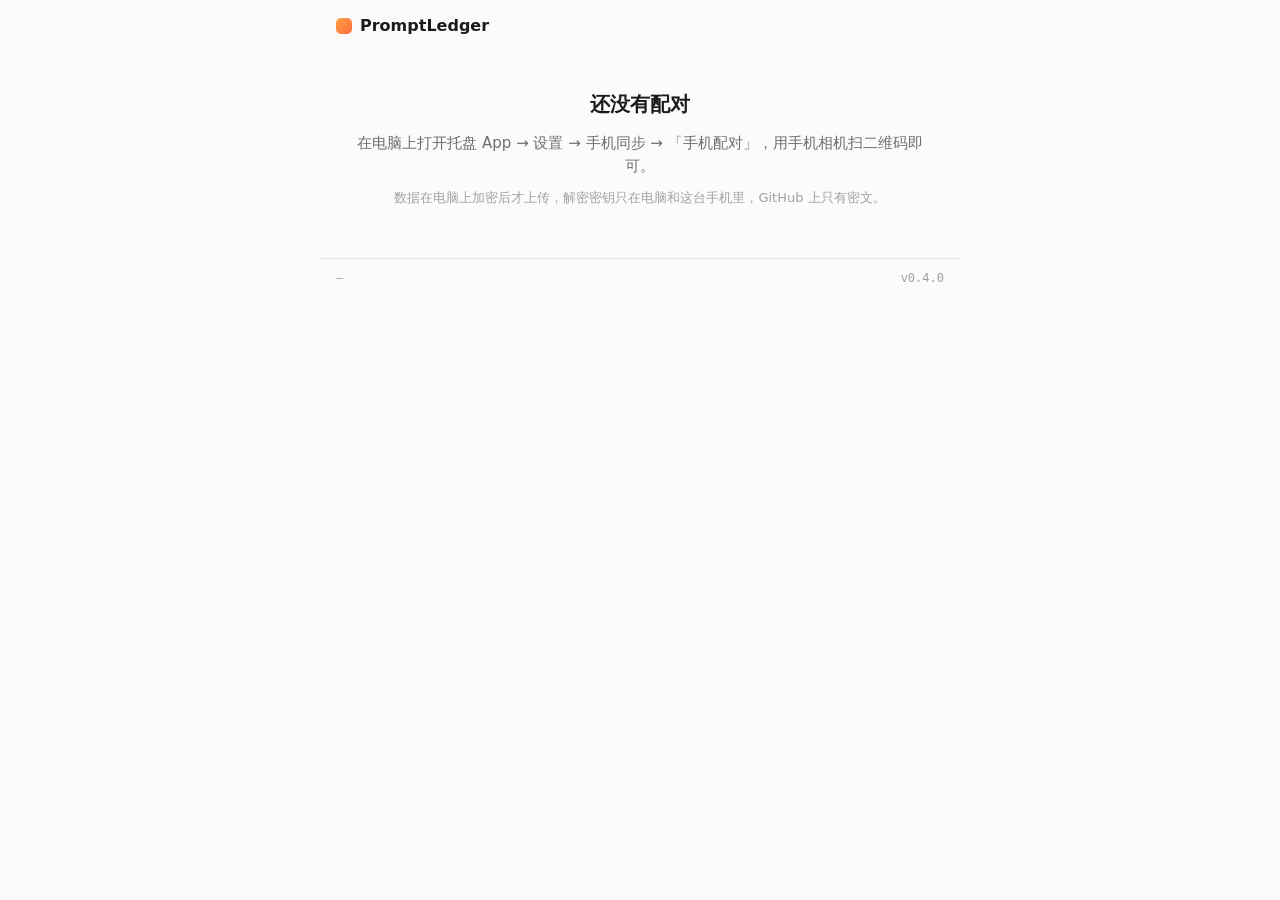
<file: pa/index.html>
<!doctype html>
<html lang="zh-CN">
<head>
<meta charset="utf-8">
<meta name="viewport" content="width=device-width, initial-scale=1, viewport-fit=cover">
<meta http-equiv="Content-Security-Policy"
      content="default-src 'self'; connect-src https://api.github.com https://raw.githubusercontent.com; img-src 'self' data:; style-src 'self'; script-src 'self'; base-uri 'none'; form-action 'none'">
<meta name="referrer" content="no-referrer">
<meta name="theme-color" content="#fbfbfc" media="(prefers-color-scheme: light)">
<meta name="theme-color" content="#1c1c1e" media="(prefers-color-scheme: dark)">
<meta name="apple-mobile-web-app-capable" content="yes">
<meta name="mobile-web-app-capable" content="yes">
<meta name="apple-mobile-web-app-title" content="提示词账本">
<meta name="apple-mobile-web-app-status-bar-style" content="default">
<link rel="manifest" href="manifest.webmanifest">
<link rel="apple-touch-icon" href="icons/apple-touch-icon.png">
<link rel="icon" href="icons/icon-192.png">
<link rel="stylesheet" href="style.css?v=0.4.0">
<title>PromptLedger 提示词账本</title>
</head>
<body>
<div class="app">
  <header>
    <div class="brand"><i></i>PromptLedger</div>
    <button id="refresh" class="ghost" hidden>刷新</button>
  </header>

  <div id="banner" class="banner" hidden></div>

  <!-- 未配对 -->
  <section id="pair" class="pair" hidden>
    <h1>还没有配对</h1>
    <p>在电脑上打开托盘 App → 设置 → 手机同步 → 「手机配对」，用手机相机扫二维码即可。</p>
    <p class="dim">数据在电脑上加密后才上传，解密密钥只在电脑和这台手机里，GitHub 上只有密文。</p>
  </section>

  <nav class="tabs" id="tabs" hidden>
    <button data-tab="today" class="on">今日</button>
    <button data-tab="week">本周</button>
    <button data-tab="month">本月</button>
    <button data-tab="year">本年</button>
    <button data-tab="projects">项目</button>
    <button data-tab="search">搜索</button>
    <button data-tab="docs">文档</button>
  </nav>

  <main id="main" hidden>
    <section id="tab-today" class="tab">
      <div class="quota" id="quota"></div>
      <div class="live-banner" id="live" hidden>
        <i class="live-dot"></i>
        <div class="live-body">
          <div class="live-head" id="live-head"></div>
          <ul class="live-list" id="live-list"></ul>
        </div>
      </div>
      <div class="kpis">
        <div class="kpi"><b id="t-turns">–</b><small>轮提示词</small></div>
        <div class="kpi"><b id="t-tokens">–</b><small>总处理量</small></div>
        <div class="kpi"><b id="t-fresh">–</b><small>新输入</small></div>
        <div class="kpi"><b id="t-out">–</b><small>输出</small></div>
      </div>
      <h3>最近 7 天 · Token</h3>
      <div class="bars" id="bars"></div>
      <h3>按客户端 <span class="hint">· 占今日 Token</span></h3>
      <ul class="list" id="t-clients"></ul>
      <h3>重复问题提醒</h3>
      <ul class="list" id="repeats"></ul>
    </section>

    <section id="tab-week" class="tab" hidden>
      <p class="range" id="w-range"></p>
      <div class="kpis">
        <div class="kpi"><b id="w-turns">–</b><small>轮提示词</small></div>
        <div class="kpi"><b id="w-tokens">–</b><small>总处理量</small></div>
        <div class="kpi"><b id="w-fresh">–</b><small>新输入</small></div>
        <div class="kpi"><b id="w-out">–</b><small>输出</small></div>
      </div>
      <h3>按客户端 <span class="hint">· 占本周 Token</span></h3>
      <ul class="list" id="w-clients"></ul>
      <h3>按项目 <span class="hint">· 本周</span></h3>
      <ul class="list" id="w-projects"></ul>
    </section>

    <section id="tab-month" class="tab" hidden>
      <p class="range" id="m-range"></p>
      <div class="kpis">
        <div class="kpi"><b id="m-turns">–</b><small>轮提示词</small></div>
        <div class="kpi"><b id="m-tokens">–</b><small>总处理量</small></div>
        <div class="kpi"><b id="m-fresh">–</b><small>新输入</small></div>
        <div class="kpi"><b id="m-out">–</b><small>输出</small></div>
      </div>
      <h3>按客户端 <span class="hint">· 占本月 Token</span></h3>
      <ul class="list" id="m-clients"></ul>
      <h3>按项目 <span class="hint">· 本月</span></h3>
      <ul class="list" id="m-projects"></ul>
    </section>

    <section id="tab-year" class="tab" hidden>
      <p class="range" id="y-range"></p>
      <div class="kpis">
        <div class="kpi"><b id="y-turns">–</b><small>轮提示词</small></div>
        <div class="kpi"><b id="y-tokens">–</b><small>总处理量</small></div>
        <div class="kpi"><b id="y-fresh">–</b><small>新输入</small></div>
        <div class="kpi"><b id="y-out">–</b><small>输出</small></div>
      </div>
      <h3>按客户端 <span class="hint">· 占本年 Token</span></h3>
      <ul class="list" id="y-clients"></ul>
      <h3>按项目 <span class="hint">· 本年</span></h3>
      <ul class="list" id="y-projects"></ul>
    </section>

    <section id="tab-projects" class="tab" hidden>
      <h3>代码 <span class="hint">· 所有项目合计</span></h3>
      <div class="kpis kpis5">
        <div class="kpi"><b id="k-loc">–</b><small>总代码行</small></div>
        <div class="kpi"><b id="k-loc-today">–</b><small>今日新增</small></div>
        <div class="kpi"><b id="k-loc-week">–</b><small>本周新增</small></div>
        <div class="kpi"><b id="k-loc-month">–</b><small>本月新增</small></div>
        <div class="kpi"><b id="k-loc-year">–</b><small>本年新增</small></div>
      </div>
      <div class="share" id="share"></div>
      <ul class="projects" id="projects"></ul>
    </section>

    <section id="tab-search" class="tab" hidden>
      <div class="searchbox">
        <input id="s-q" type="search" placeholder="搜历史提示词（两个字以上）" autocomplete="off" spellcheck="false">
      </div>
      <ul class="list" id="s-results"><li class="empty">输入两个字以上开始搜</li></ul>
      <p class="dim">只搜你自己写的话，最多带前 80 个字；数据来自电脑同步的加密包，在本机解密。</p>
    </section>

    <section id="tab-docs" class="tab" hidden>
      <h3>周报</h3>
      <ul class="list links" id="reports"></ul>
      <h3>项目手册</h3>
      <ul class="list links" id="manuals"></ul>
    </section>
  </main>

  <!-- 文档阅读 -->
  <section id="reader" class="reader" hidden>
    <div class="reader-bar"><button id="reader-back" class="ghost">‹ 返回</button><span id="reader-title"></span></div>
    <article id="reader-body" class="md"></article>
  </section>

  <footer>
    <span id="updated">–</span>
    <span><a id="unpair" hidden>解除配对</a> <span id="version">v0.1.0</span></span>
  </footer>
</div>
<script src="app.js?v=0.4.0"></script>
</body>
</html>
</file>
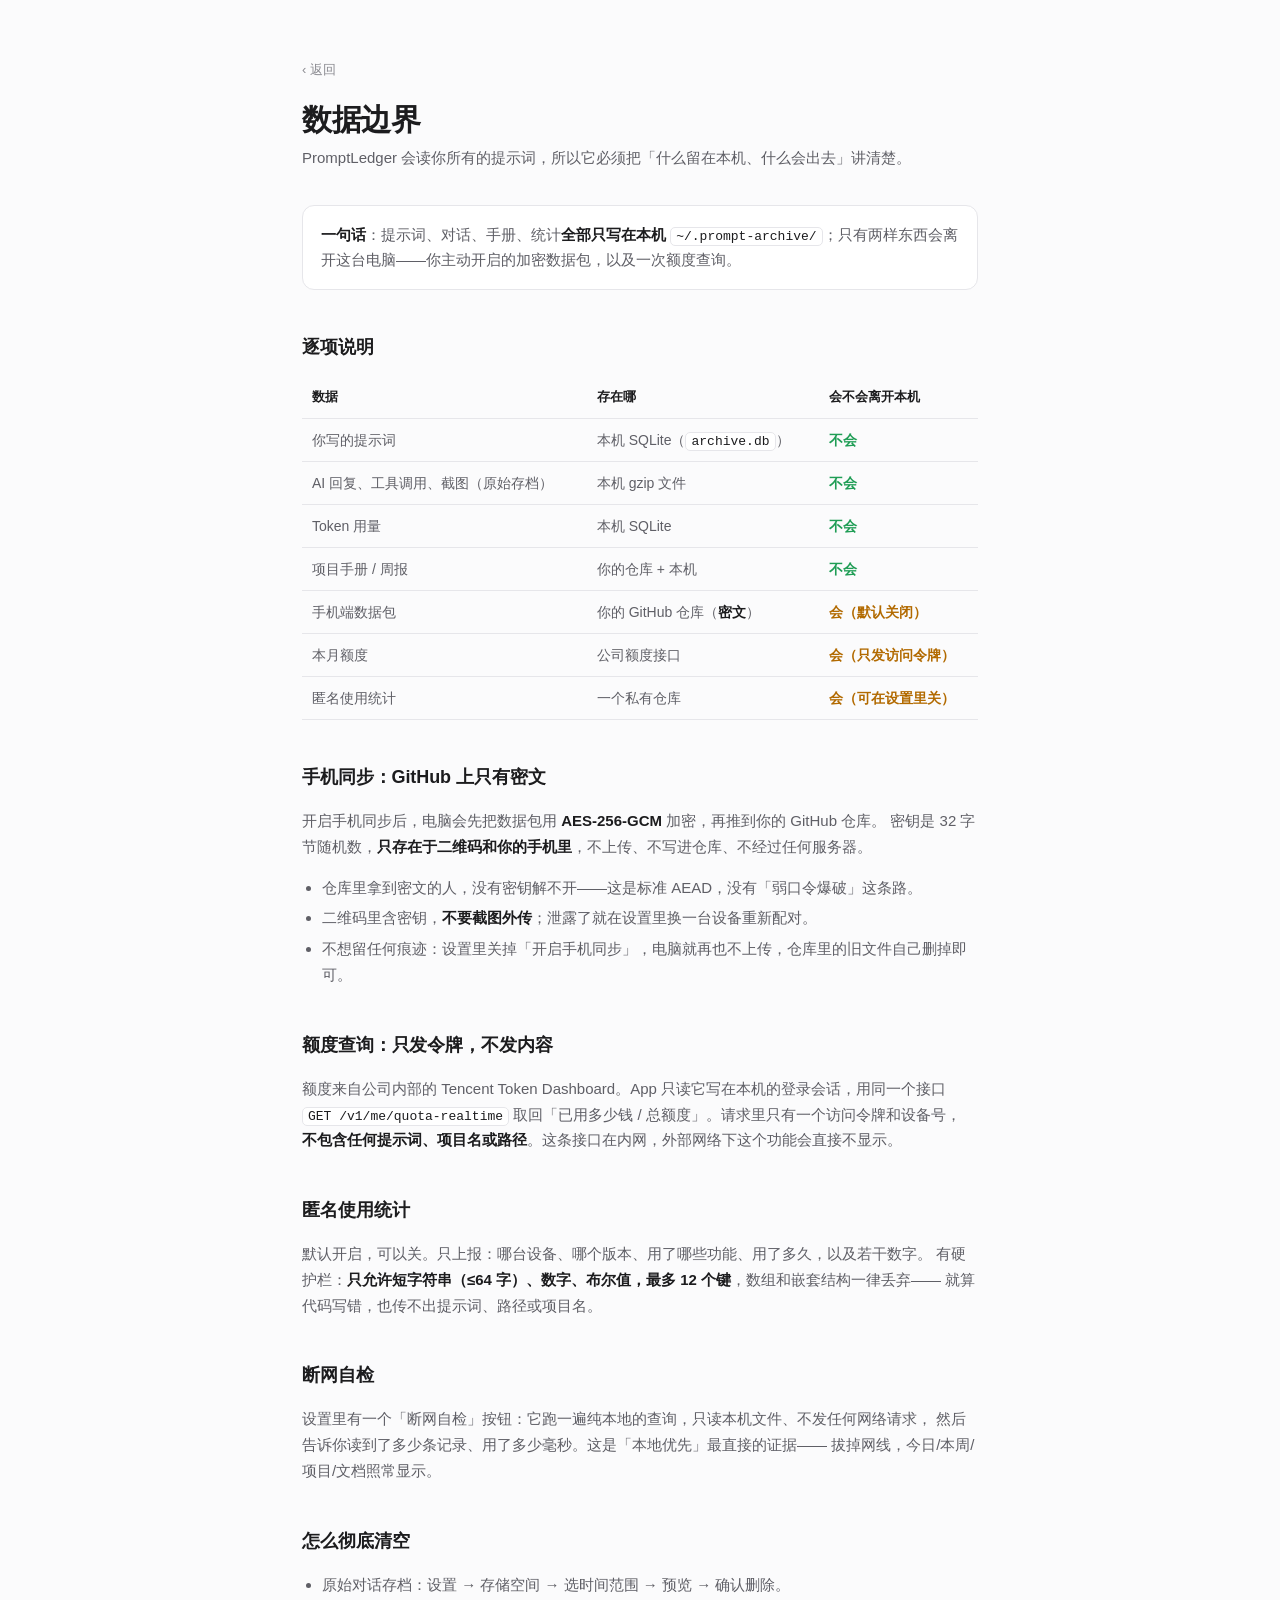
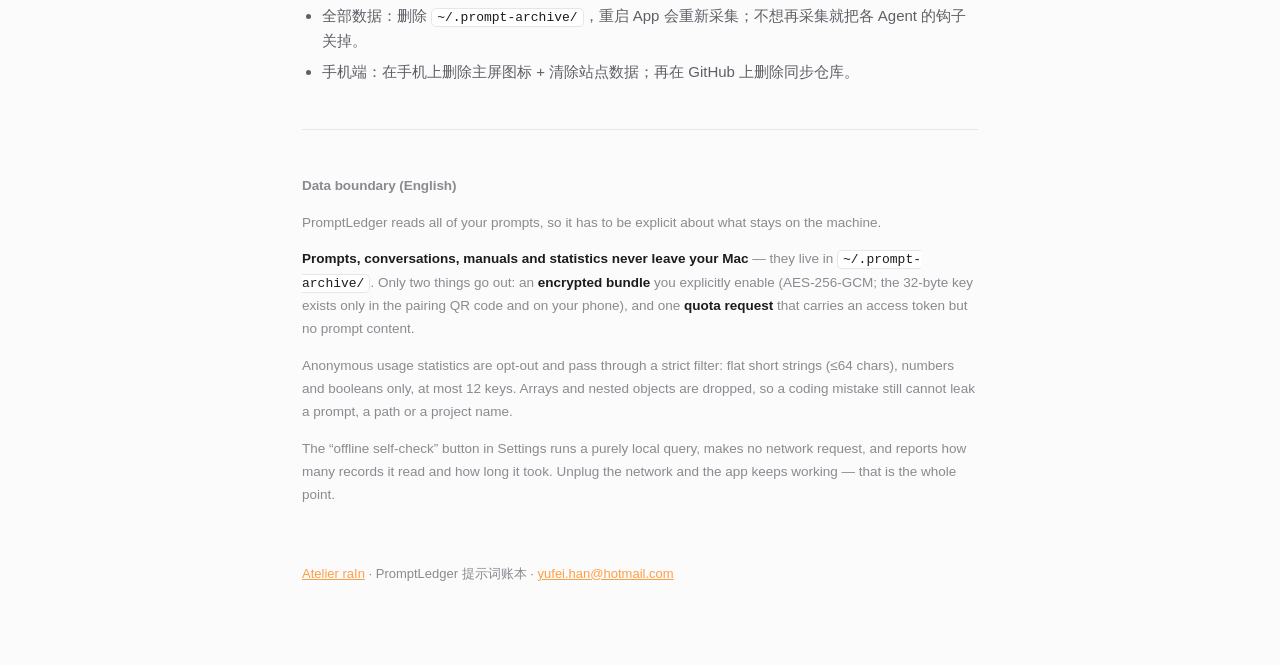
<file: content/static/data-boundary/index.html>
<!doctype html>
<html lang="zh-CN">
<head>
<meta charset="utf-8">
<meta name="viewport" content="width=device-width, initial-scale=1">
<title>数据边界 · PromptLedger 提示词账本</title>
<meta name="description" content="PromptLedger 会把哪些数据留在本机、哪些会离开、加密怎么做。">
<style>
  :root { --bg:#fbfbfc; --fg:#1c1c1e; --muted:#5f5f66; --dim:#8a8a90; --card:#fff; --line:#e6e6ea;
          --accent:#ff9f43; --ok:#1f9d55; --warn:#b26a00; }
  @media (prefers-color-scheme: dark) {
    :root { --bg:#161618; --fg:#f2f2f7; --muted:#b0b0b8; --dim:#7c7c81; --card:#1e1e21; --line:#2e2e34;
            --accent:#ffb057; --ok:#4ac47a; --warn:#e0a44a; }
  }
  * { box-sizing: border-box; }
  body { margin: 0; background: var(--bg); color: var(--fg); line-height: 1.72;
         font: 15px/1.72 -apple-system, BlinkMacSystemFont, "PingFang SC", "Microsoft YaHei", sans-serif; }
  .wrap { max-width: 720px; margin: 0 auto; padding: 56px 22px 80px; }
  .back { color: var(--dim); text-decoration: none; font-size: 13px; }
  .back:hover { color: var(--accent); }
  h1 { font-size: 30px; line-height: 1.3; margin: 18px 0 6px; letter-spacing: -.01em; }
  .sub { color: var(--muted); margin: 0 0 34px; }
  h2 { font-size: 18px; margin: 42px 0 10px; letter-spacing: -.005em; }
  h3 { font-size: 15px; margin: 24px 0 6px; }
  p, li { color: var(--muted); }
  strong { color: var(--fg); font-weight: 600; }
  code { font: 13px ui-monospace, SFMono-Regular, Menlo, monospace; background: var(--card);
         border: 1px solid var(--line); border-radius: 5px; padding: 1px 5px; color: var(--fg); }
  table { width: 100%; border-collapse: collapse; margin: 14px 0 6px; font-size: 14px; }
  th, td { text-align: left; padding: 9px 10px; border-bottom: 1px solid var(--line); vertical-align: top; }
  th { font-weight: 600; color: var(--fg); font-size: 13px; }
  td { color: var(--muted); }
  .yes { color: var(--warn); font-weight: 600; }
  .no { color: var(--ok); font-weight: 600; }
  .box { background: var(--card); border: 1px solid var(--line); border-radius: 12px; padding: 16px 18px; margin: 18px 0; }
  .box p:first-child { margin-top: 0; }
  .box p:last-child { margin-bottom: 0; }
  ul { padding-left: 20px; }
  li { margin: 5px 0; }
  hr { border: 0; border-top: 1px solid var(--line); margin: 44px 0; }
  .en { color: var(--dim); font-size: 13.5px; }
  footer { margin-top: 56px; color: var(--dim); font-size: 13px; }
  a { color: var(--accent); }
</style>
</head>
<body>
<div class="wrap">
  <a class="back" href="../">‹ 返回</a>
  <h1>数据边界</h1>
  <p class="sub">PromptLedger 会读你所有的提示词，所以它必须把「什么留在本机、什么会出去」讲清楚。</p>

  <div class="box">
    <p><strong>一句话</strong>：提示词、对话、手册、统计<strong>全部只写在本机</strong>
      <code>~/.prompt-archive/</code>；只有两样东西会离开这台电脑——你主动开启的加密数据包，以及一次额度查询。</p>
  </div>

  <h2>逐项说明</h2>
  <table>
    <thead><tr><th>数据</th><th>存在哪</th><th>会不会离开本机</th></tr></thead>
    <tbody>
      <tr><td>你写的提示词</td><td>本机 SQLite（<code>archive.db</code>）</td><td class="no">不会</td></tr>
      <tr><td>AI 回复、工具调用、截图（原始存档）</td><td>本机 gzip 文件</td><td class="no">不会</td></tr>
      <tr><td>Token 用量</td><td>本机 SQLite</td><td class="no">不会</td></tr>
      <tr><td>项目手册 / 周报</td><td>你的仓库 + 本机</td><td class="no">不会</td></tr>
      <tr><td>手机端数据包</td><td>你的 GitHub 仓库（<strong>密文</strong>）</td><td class="yes">会（默认关闭）</td></tr>
      <tr><td>本月额度</td><td>公司额度接口</td><td class="yes">会（只发访问令牌）</td></tr>
      <tr><td>匿名使用统计</td><td>一个私有仓库</td><td class="yes">会（可在设置里关）</td></tr>
    </tbody>
  </table>

  <h2>手机同步：GitHub 上只有密文</h2>
  <p>开启手机同步后，电脑会先把数据包用 <strong>AES-256-GCM</strong> 加密，再推到你的 GitHub 仓库。
    密钥是 32 字节随机数，<strong>只存在于二维码和你的手机里</strong>，不上传、不写进仓库、不经过任何服务器。</p>
  <ul>
    <li>仓库里拿到密文的人，没有密钥解不开——这是标准 AEAD，没有「弱口令爆破」这条路。</li>
    <li>二维码里含密钥，<strong>不要截图外传</strong>；泄露了就在设置里换一台设备重新配对。</li>
    <li>不想留任何痕迹：设置里关掉「开启手机同步」，电脑就再也不上传，仓库里的旧文件自己删掉即可。</li>
  </ul>

  <h2>额度查询：只发令牌，不发内容</h2>
  <p>额度来自公司内部的 Tencent Token Dashboard。App 只读它写在本机的登录会话，用同一个接口
    <code>GET /v1/me/quota-realtime</code> 取回「已用多少钱 / 总额度」。请求里只有一个访问令牌和设备号，
    <strong>不包含任何提示词、项目名或路径</strong>。这条接口在内网，外部网络下这个功能会直接不显示。</p>

  <h2>匿名使用统计</h2>
  <p>默认开启，可以关。只上报：哪台设备、哪个版本、用了哪些功能、用了多久，以及若干数字。
    有硬护栏：<strong>只允许短字符串（≤64 字）、数字、布尔值，最多 12 个键</strong>，数组和嵌套结构一律丢弃——
    就算代码写错，也传不出提示词、路径或项目名。</p>

  <h2>断网自检</h2>
  <p>设置里有一个「断网自检」按钮：它跑一遍纯本地的查询，只读本机文件、不发任何网络请求，
    然后告诉你读到了多少条记录、用了多少毫秒。这是「本地优先」最直接的证据——
    拔掉网线，今日/本周/项目/文档照常显示。</p>

  <h2>怎么彻底清空</h2>
  <ul>
    <li>原始对话存档：设置 → 存储空间 → 选时间范围 → 预览 → 确认删除。</li>
    <li>全部数据：删除 <code>~/.prompt-archive/</code>，重启 App 会重新采集；不想再采集就把各 Agent 的钩子关掉。</li>
    <li>手机端：在手机上删除主屏图标 + 清除站点数据；再在 GitHub 上删除同步仓库。</li>
  </ul>

  <hr>

  <h2 class="en">Data boundary (English)</h2>
  <p class="en">PromptLedger reads all of your prompts, so it has to be explicit about what stays on the machine.</p>
  <p class="en"><strong>Prompts, conversations, manuals and statistics never leave your Mac</strong> — they live in
    <code>~/.prompt-archive/</code>. Only two things go out: an <strong>encrypted bundle</strong> you explicitly enable
    (AES-256-GCM; the 32-byte key exists only in the pairing QR code and on your phone), and one
    <strong>quota request</strong> that carries an access token but no prompt content.</p>
  <p class="en">Anonymous usage statistics are opt-out and pass through a strict filter: flat short strings (≤64 chars),
    numbers and booleans only, at most 12 keys. Arrays and nested objects are dropped, so a coding mistake still
    cannot leak a prompt, a path or a project name.</p>
  <p class="en">The “offline self-check” button in Settings runs a purely local query, makes no network request, and
    reports how many records it read and how long it took. Unplug the network and the app keeps working —
    that is the whole point.</p>

  <footer>
    <a href="../">Atelier raIn</a> · PromptLedger 提示词账本 ·
    <a href="mailto:yufei.han@hotmail.com">yufei.han@hotmail.com</a>
  </footer>
</div>
</body>
</html>
</file>
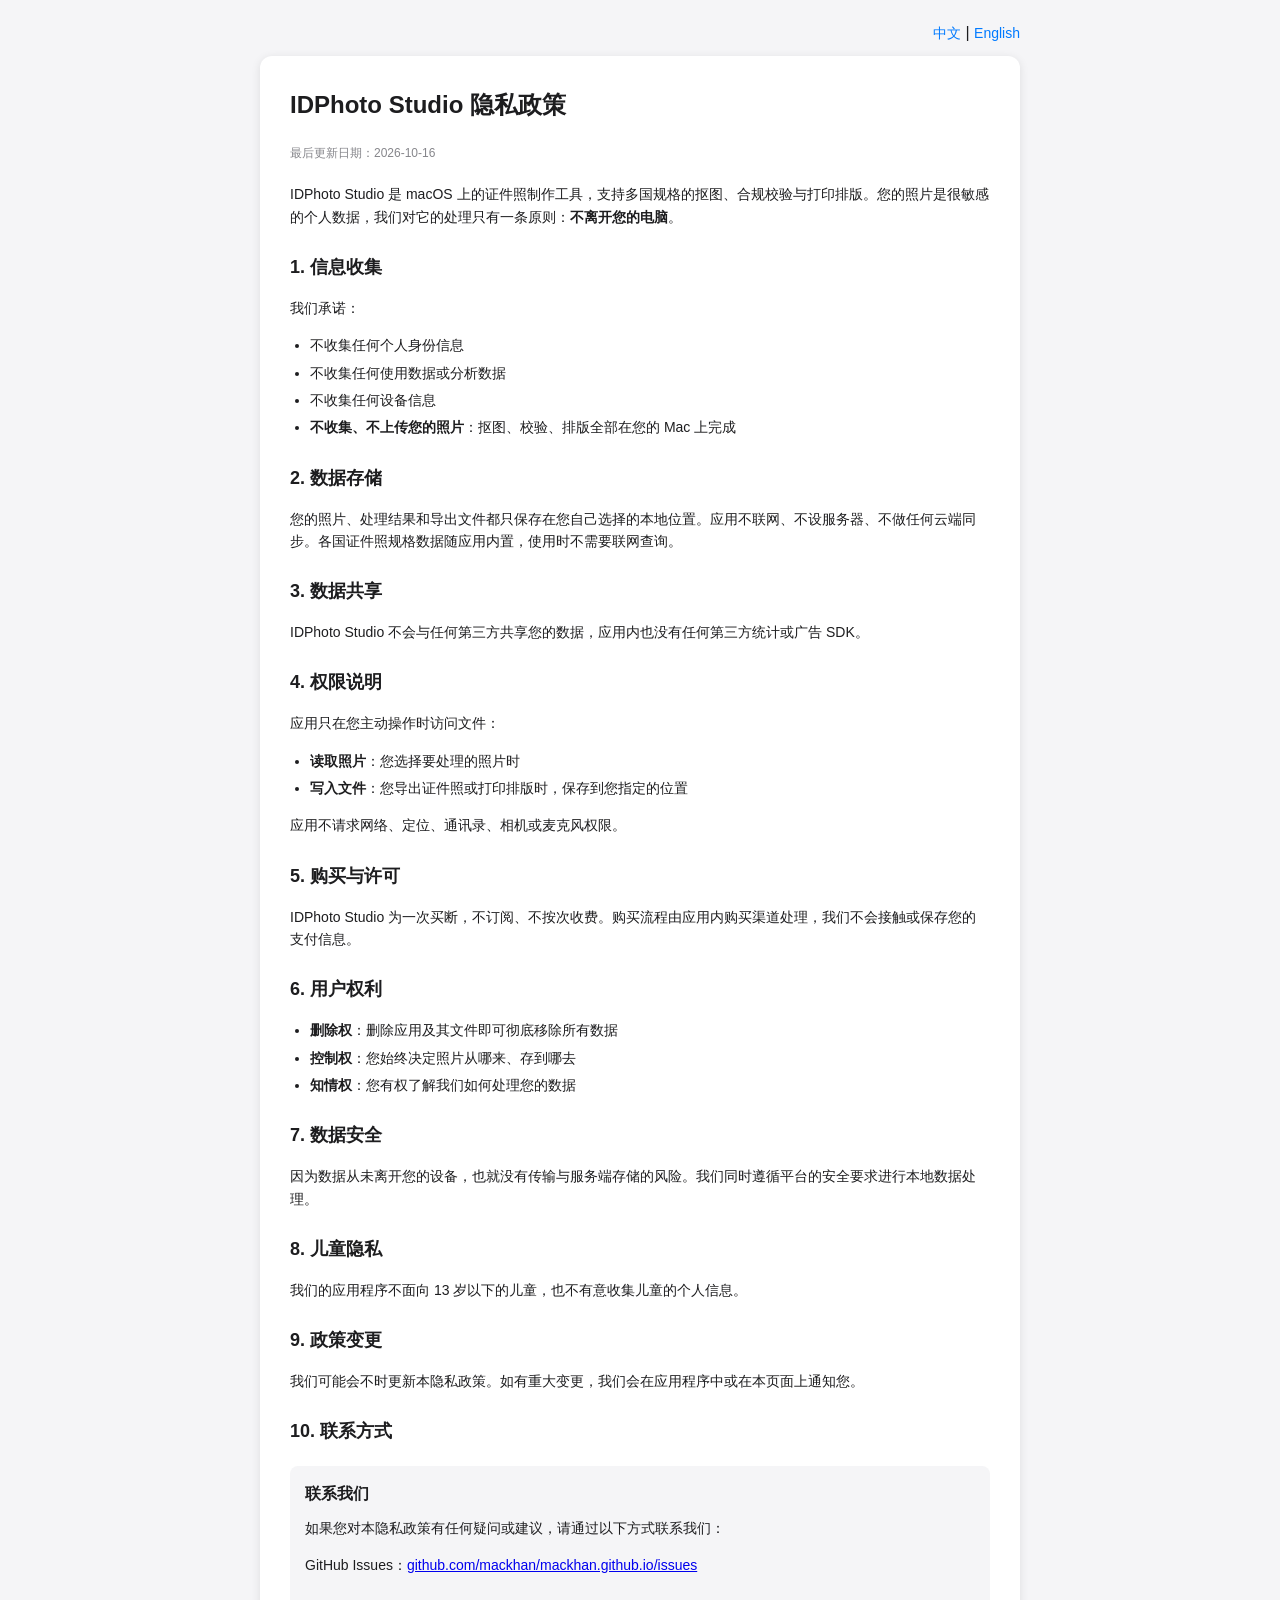
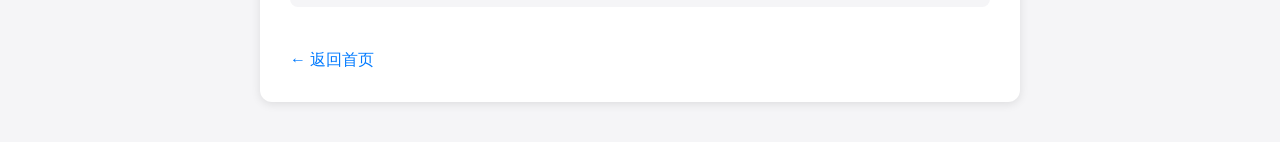
<file: content/static/idphoto/privacy-policy/index.html>
<!DOCTYPE html>
<html lang="zh-CN">
<head>
    <meta charset="UTF-8">
    <meta name="viewport" content="width=device-width, initial-scale=1.0">
    <title>IDPhoto Studio 隐私政策 / Privacy Policy</title>
    <style>
        * { margin: 0; padding: 0; box-sizing: border-box; }
        body {
            font-family: -apple-system, BlinkMacSystemFont, "Segoe UI", Roboto, "Helvetica Neue", Arial, sans-serif;
            line-height: 1.6; color: #1d1d1f; background-color: #f5f5f7;
            padding: 20px; max-width: 800px; margin: 0 auto;
        }
        .container { background: white; border-radius: 12px; padding: 30px; box-shadow: 0 2px 10px rgba(0,0,0,0.1); margin-bottom: 20px; }
        h1 { color: #1d1d1f; margin-bottom: 20px; font-size: 24px; font-weight: 600; }
        h2 { color: #1d1d1f; margin: 25px 0 15px 0; font-size: 18px; font-weight: 600; }
        p { margin-bottom: 15px; font-size: 14px; }
        ul { margin-left: 20px; margin-bottom: 15px; }
        li { margin-bottom: 5px; font-size: 14px; }
        .last-updated { color: #86868b; font-size: 12px; margin-bottom: 20px; }
        .contact-info { background: #f5f5f7; padding: 15px; border-radius: 8px; margin: 20px 0; }
        .contact-info h3 { margin-bottom: 10px; font-size: 16px; }
        .lang-switch { text-align: right; margin-bottom: 10px; }
        .lang-switch a { color: #007AFF; text-decoration: none; font-size: 14px; cursor: pointer; }
        .lang-switch a:hover { text-decoration: underline; }
        .back-link { display: inline-block; margin-top: 20px; color: #007AFF; text-decoration: none; }
        .back-link:hover { text-decoration: underline; }
        #en { display: none; }
    </style>
</head>
<body>
    <div class="lang-switch">
        <a onclick="document.getElementById('zh').style.display='block';document.getElementById('en').style.display='none';">中文</a> |
        <a onclick="document.getElementById('zh').style.display='none';document.getElementById('en').style.display='block';">English</a>
    </div>
    <div id="zh" class="container">
        <h1>IDPhoto Studio 隐私政策</h1>
        <p class="last-updated">最后更新日期：2026-10-16</p>
        <p>IDPhoto Studio 是 macOS 上的证件照制作工具，支持多国规格的抠图、合规校验与打印排版。您的照片是很敏感的个人数据，我们对它的处理只有一条原则：<strong>不离开您的电脑</strong>。</p>

        <h2>1. 信息收集</h2>
        <p>我们承诺：</p>
        <ul>
            <li>不收集任何个人身份信息</li>
            <li>不收集任何使用数据或分析数据</li>
            <li>不收集任何设备信息</li>
            <li><strong>不收集、不上传您的照片</strong>：抠图、校验、排版全部在您的 Mac 上完成</li>
        </ul>

        <h2>2. 数据存储</h2>
        <p>您的照片、处理结果和导出文件都只保存在您自己选择的本地位置。应用不联网、不设服务器、不做任何云端同步。各国证件照规格数据随应用内置，使用时不需要联网查询。</p>

        <h2>3. 数据共享</h2>
        <p>IDPhoto Studio 不会与任何第三方共享您的数据，应用内也没有任何第三方统计或广告 SDK。</p>

        <h2>4. 权限说明</h2>
        <p>应用只在您主动操作时访问文件：</p>
        <ul>
            <li><strong>读取照片</strong>：您选择要处理的照片时</li>
            <li><strong>写入文件</strong>：您导出证件照或打印排版时，保存到您指定的位置</li>
        </ul>
        <p>应用不请求网络、定位、通讯录、相机或麦克风权限。</p>

        <h2>5. 购买与许可</h2>
        <p>IDPhoto Studio 为一次买断，不订阅、不按次收费。购买流程由应用内购买渠道处理，我们不会接触或保存您的支付信息。</p>

        <h2>6. 用户权利</h2>
        <ul>
            <li><strong>删除权</strong>：删除应用及其文件即可彻底移除所有数据</li>
            <li><strong>控制权</strong>：您始终决定照片从哪来、存到哪去</li>
            <li><strong>知情权</strong>：您有权了解我们如何处理您的数据</li>
        </ul>

        <h2>7. 数据安全</h2>
        <p>因为数据从未离开您的设备，也就没有传输与服务端存储的风险。我们同时遵循平台的安全要求进行本地数据处理。</p>

        <h2>8. 儿童隐私</h2>
        <p>我们的应用程序不面向 13 岁以下的儿童，也不有意收集儿童的个人信息。</p>

        <h2>9. 政策变更</h2>
        <p>我们可能会不时更新本隐私政策。如有重大变更，我们会在应用程序中或在本页面上通知您。</p>

        <h2>10. 联系方式</h2>
        <div class="contact-info">
            <h3>联系我们</h3>
            <p>如果您对本隐私政策有任何疑问或建议，请通过以下方式联系我们：</p>
            <p>GitHub Issues：<a href="https://github.com/mackhan/mackhan.github.io/issues">github.com/mackhan/mackhan.github.io/issues</a></p>
        </div>
        <a href="/" class="back-link">&larr; 返回首页</a>
    </div>
    <div id="en" class="container">
        <h1>IDPhoto Studio Privacy Policy</h1>
        <p class="last-updated">Last updated: 2026-10-16</p>
        <p>IDPhoto Studio makes ID photos on macOS: background removal, compliance checks and print layout for many country specs. Your photos are sensitive personal data, and we handle them by one rule only: <strong>they never leave your computer</strong>.</p>

        <h2>1. Data Collection</h2>
        <p>We are committed to:</p>
        <ul>
            <li>Not collecting any personal identification information</li>
            <li>Not collecting any usage or analytics data</li>
            <li>Not collecting any device information</li>
            <li><strong>Not collecting or uploading your photos</strong> — cutout, checks and layout all happen on your Mac</li>
        </ul>

        <h2>2. Data Storage</h2>
        <p>Your photos, results and exported files are saved only where you choose on your own disk. The app does not connect to the network, has no server, and performs no cloud sync. Country spec data ships inside the app, so no lookup over the network is needed.</p>

        <h2>3. Data Sharing</h2>
        <p>IDPhoto Studio does not share your data with any third party, and contains no third-party analytics or advertising SDK.</p>

        <h2>4. Permissions</h2>
        <p>The app touches files only when you ask it to:</p>
        <ul>
            <li><strong>Reading photos</strong>: when you pick a photo to process</li>
            <li><strong>Writing files</strong>: when you export an ID photo or print layout to a folder you choose</li>
        </ul>
        <p>The app does not request network, location, contacts, camera or microphone access.</p>

        <h2>5. Purchases and Licensing</h2>
        <p>IDPhoto Studio is a one-time purchase — no subscription, no per-use fee. Purchases are handled by the in-app purchase channel; we never receive or store your payment information.</p>

        <h2>6. User Rights</h2>
        <ul>
            <li><strong>Deletion</strong>: removing the app and its files removes all data completely</li>
            <li><strong>Control</strong>: you always decide where photos come from and where they are saved</li>
            <li><strong>Information</strong>: you have the right to know how we handle your data</li>
        </ul>

        <h2>7. Data Security</h2>
        <p>Because data never leaves your device, there is no transfer or server-side storage risk. We also follow platform security requirements for local processing.</p>

        <h2>8. Children's Privacy</h2>
        <p>Our application is not intended for children under 13 years of age, and we do not knowingly collect personal information from children.</p>

        <h2>9. Policy Changes</h2>
        <p>We may update this privacy policy from time to time. If there are significant changes, we will notify you in the app or on this page.</p>

        <h2>10. Contact</h2>
        <div class="contact-info">
            <h3>Contact us</h3>
            <p>If you have any questions or suggestions about this privacy policy, please reach us at:</p>
            <p>GitHub Issues: <a href="https://github.com/mackhan/mackhan.github.io/issues">github.com/mackhan/mackhan.github.io/issues</a></p>
        </div>
        <a href="/" class="back-link">&larr; Back to home</a>
    </div>
</body>
</html>
</file>
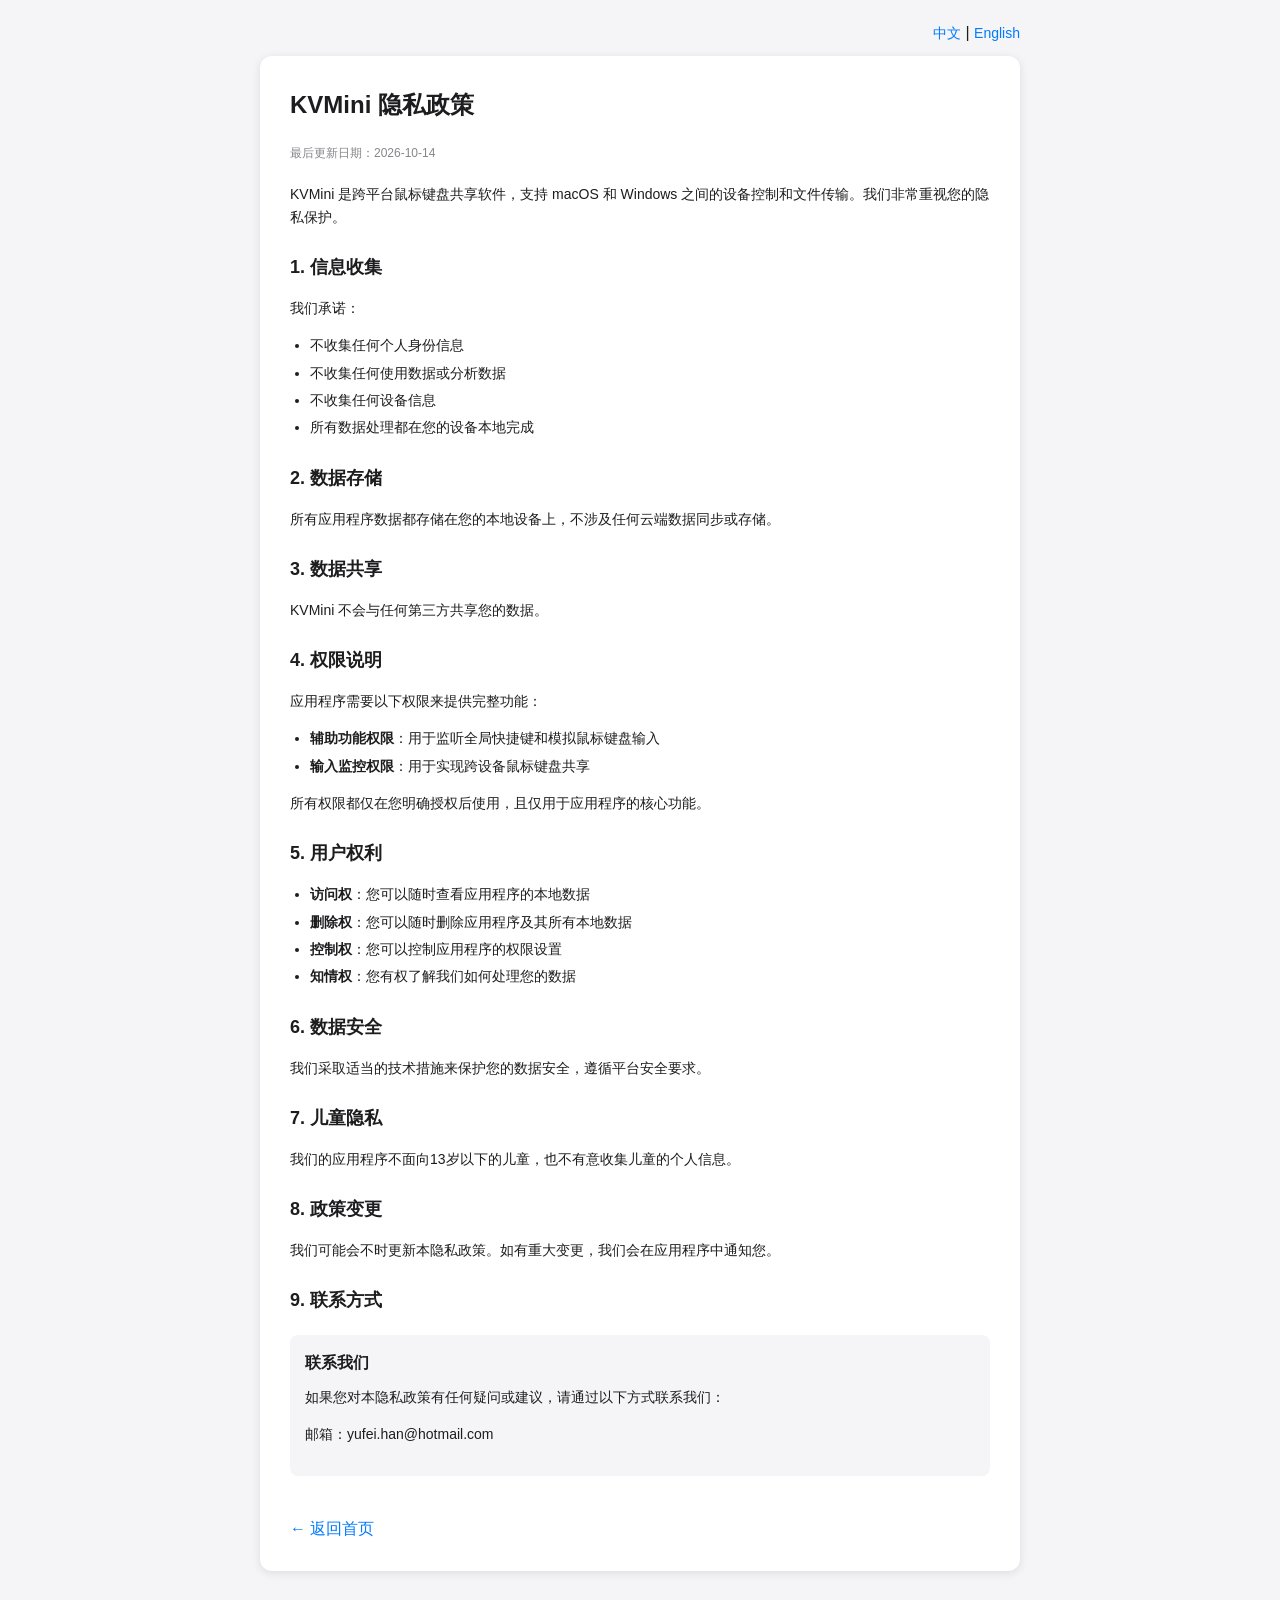
<file: content/static/KVMini/privacy-policy/index.html>
<!DOCTYPE html>
<html lang="zh-CN">
<head>
    <meta charset="UTF-8">
    <meta name="viewport" content="width=device-width, initial-scale=1.0">
    <title>KVMini 隐私政策 / Privacy Policy</title>
    <style>
        * { margin: 0; padding: 0; box-sizing: border-box; }
        body {
            font-family: -apple-system, BlinkMacSystemFont, "Segoe UI", Roboto, "Helvetica Neue", Arial, sans-serif;
            line-height: 1.6; color: #1d1d1f; background-color: #f5f5f7;
            padding: 20px; max-width: 800px; margin: 0 auto;
        }
        .container { background: white; border-radius: 12px; padding: 30px; box-shadow: 0 2px 10px rgba(0,0,0,0.1); margin-bottom: 20px; }
        h1 { color: #1d1d1f; margin-bottom: 20px; font-size: 24px; font-weight: 600; }
        h2 { color: #1d1d1f; margin: 25px 0 15px 0; font-size: 18px; font-weight: 600; }
        p { margin-bottom: 15px; font-size: 14px; }
        ul { margin-left: 20px; margin-bottom: 15px; }
        li { margin-bottom: 5px; font-size: 14px; }
        .last-updated { color: #86868b; font-size: 12px; margin-bottom: 20px; }
        .contact-info { background: #f5f5f7; padding: 15px; border-radius: 8px; margin: 20px 0; }
        .contact-info h3 { margin-bottom: 10px; font-size: 16px; }
        .lang-switch { text-align: right; margin-bottom: 10px; }
        .lang-switch a { color: #007AFF; text-decoration: none; font-size: 14px; cursor: pointer; }
        .lang-switch a:hover { text-decoration: underline; }
        table { width: 100%; border-collapse: collapse; margin: 10px 0 15px 0; }
        th, td { border: 1px solid #e5e5e5; padding: 8px 12px; text-align: left; font-size: 14px; }
        th { background: #f5f5f7; font-weight: 600; }
        .back-link { display: inline-block; margin-top: 20px; color: #007AFF; text-decoration: none; }
        .back-link:hover { text-decoration: underline; }
        #en { display: none; }
    </style>
</head>
<body>
    <div class="lang-switch">
        <a onclick="document.getElementById('zh').style.display='block';document.getElementById('en').style.display='none';">中文</a> |
        <a onclick="document.getElementById('zh').style.display='none';document.getElementById('en').style.display='block';">English</a>
    </div>
    <div id="zh" class="container">
        <h1>KVMini 隐私政策</h1>
        <p class="last-updated">最后更新日期：2026-10-14</p>
        <p>KVMini 是跨平台鼠标键盘共享软件，支持 macOS 和 Windows 之间的设备控制和文件传输。我们非常重视您的隐私保护。</p>
        <h2>1. 信息收集</h2>
        <p>我们承诺：</p>
        <ul>
            <li>不收集任何个人身份信息</li>
            <li>不收集任何使用数据或分析数据</li>
            <li>不收集任何设备信息</li>
            <li>所有数据处理都在您的设备本地完成</li>
        </ul>

        <h2>2. 数据存储</h2>
        <p>所有应用程序数据都存储在您的本地设备上，不涉及任何云端数据同步或存储。</p>
        <h2>3. 数据共享</h2>
        <p>KVMini 不会与任何第三方共享您的数据。</p>
        <h2>4. 权限说明</h2>
        <p>应用程序需要以下权限来提供完整功能：</p>
        <ul>
            <li><strong>辅助功能权限</strong>：用于监听全局快捷键和模拟鼠标键盘输入</li>
            <li><strong>输入监控权限</strong>：用于实现跨设备鼠标键盘共享</li>
        </ul>
        <p>所有权限都仅在您明确授权后使用，且仅用于应用程序的核心功能。</p>
        <h2>5. 用户权利</h2>
        <ul>
            <li><strong>访问权</strong>：您可以随时查看应用程序的本地数据</li>
            <li><strong>删除权</strong>：您可以随时删除应用程序及其所有本地数据</li>
            <li><strong>控制权</strong>：您可以控制应用程序的权限设置</li>
            <li><strong>知情权</strong>：您有权了解我们如何处理您的数据</li>
        </ul>
        <h2>6. 数据安全</h2>
        <p>我们采取适当的技术措施来保护您的数据安全，遵循平台安全要求。</p>
        <h2>7. 儿童隐私</h2>
        <p>我们的应用程序不面向13岁以下的儿童，也不有意收集儿童的个人信息。</p>
        <h2>8. 政策变更</h2>
        <p>我们可能会不时更新本隐私政策。如有重大变更，我们会在应用程序中通知您。</p>
        <h2>9. 联系方式</h2>
        <div class="contact-info">
            <h3>联系我们</h3>
            <p>如果您对本隐私政策有任何疑问或建议，请通过以下方式联系我们：</p>
            <p>邮箱：yufei.han@hotmail.com</p>
        </div>
        <a href="/" class="back-link">&larr; 返回首页</a>
    </div>
    <div id="en" class="container">
        <h1>KVMini Privacy Policy</h1>
        <p class="last-updated">Last updated: 2026-10-14</p>
        <p>KVMini is a cross-platform keyboard and mouse sharing tool for macOS and Windows, with clipboard and file transfer between the computers. We take your privacy seriously.</p>
        <h2>1. Data Collection</h2>
        <p>We are committed to:</p>
        <ul>
            <li>Not collecting any personal identification information</li>
            <li>Not collecting any usage or analytics data</li>
            <li>Not collecting any device information</li>
            <li>All data processing is done locally on your device</li>
        </ul>

        <h2>2. Data Storage</h2>
        <p>All application data is stored locally on your device. No cloud data synchronization or storage is involved.</p>
        <h2>3. Data Sharing</h2>
        <p>KVMini does not share your data with any third party.</p>
        <h2>4. Permissions</h2>
        <p>The application requires the following permissions to provide full functionality:</p>
        <ul>
            <li><strong>辅助功能权限</strong>: 用于监听全局快捷键和模拟鼠标键盘输入</li>
            <li><strong>输入监控权限</strong>: 用于实现跨设备鼠标键盘共享</li>
        </ul>
        <p>All permissions are used only after your explicit authorization and solely for the application's core functionality.</p>
        <h2>5. User Rights</h2>
        <ul>
            <li><strong>Access</strong>: You can view the application's local data at any time</li>
            <li><strong>Deletion</strong>: You can delete the application and all its local data at any time</li>
            <li><strong>Control</strong>: You can control the application's permission settings</li>
            <li><strong>Information</strong>: You have the right to know how we handle your data</li>
        </ul>
        <h2>6. Data Security</h2>
        <p>We take appropriate technical measures to protect your data security, following platform security requirements.</p>
        <h2>7. Children's Privacy</h2>
        <p>Our application is not intended for children under 13 years of age, and we do not knowingly collect personal information from children.</p>
        <h2>8. Policy Changes</h2>
        <p>We may update this privacy policy from time to time. If there are significant changes, we will notify you within the application.</p>
        <h2>9. Contact</h2>
        <div class="contact-info">
            <h3>Contact Us</h3>
            <p>If you have any questions or suggestions about this privacy policy, please contact us:</p>
            <p>Email: yufei.han@hotmail.com</p>
        </div>
        <a href="/" class="back-link">&larr; Back to Home</a>
    </div>
</body>
</html>
</file>
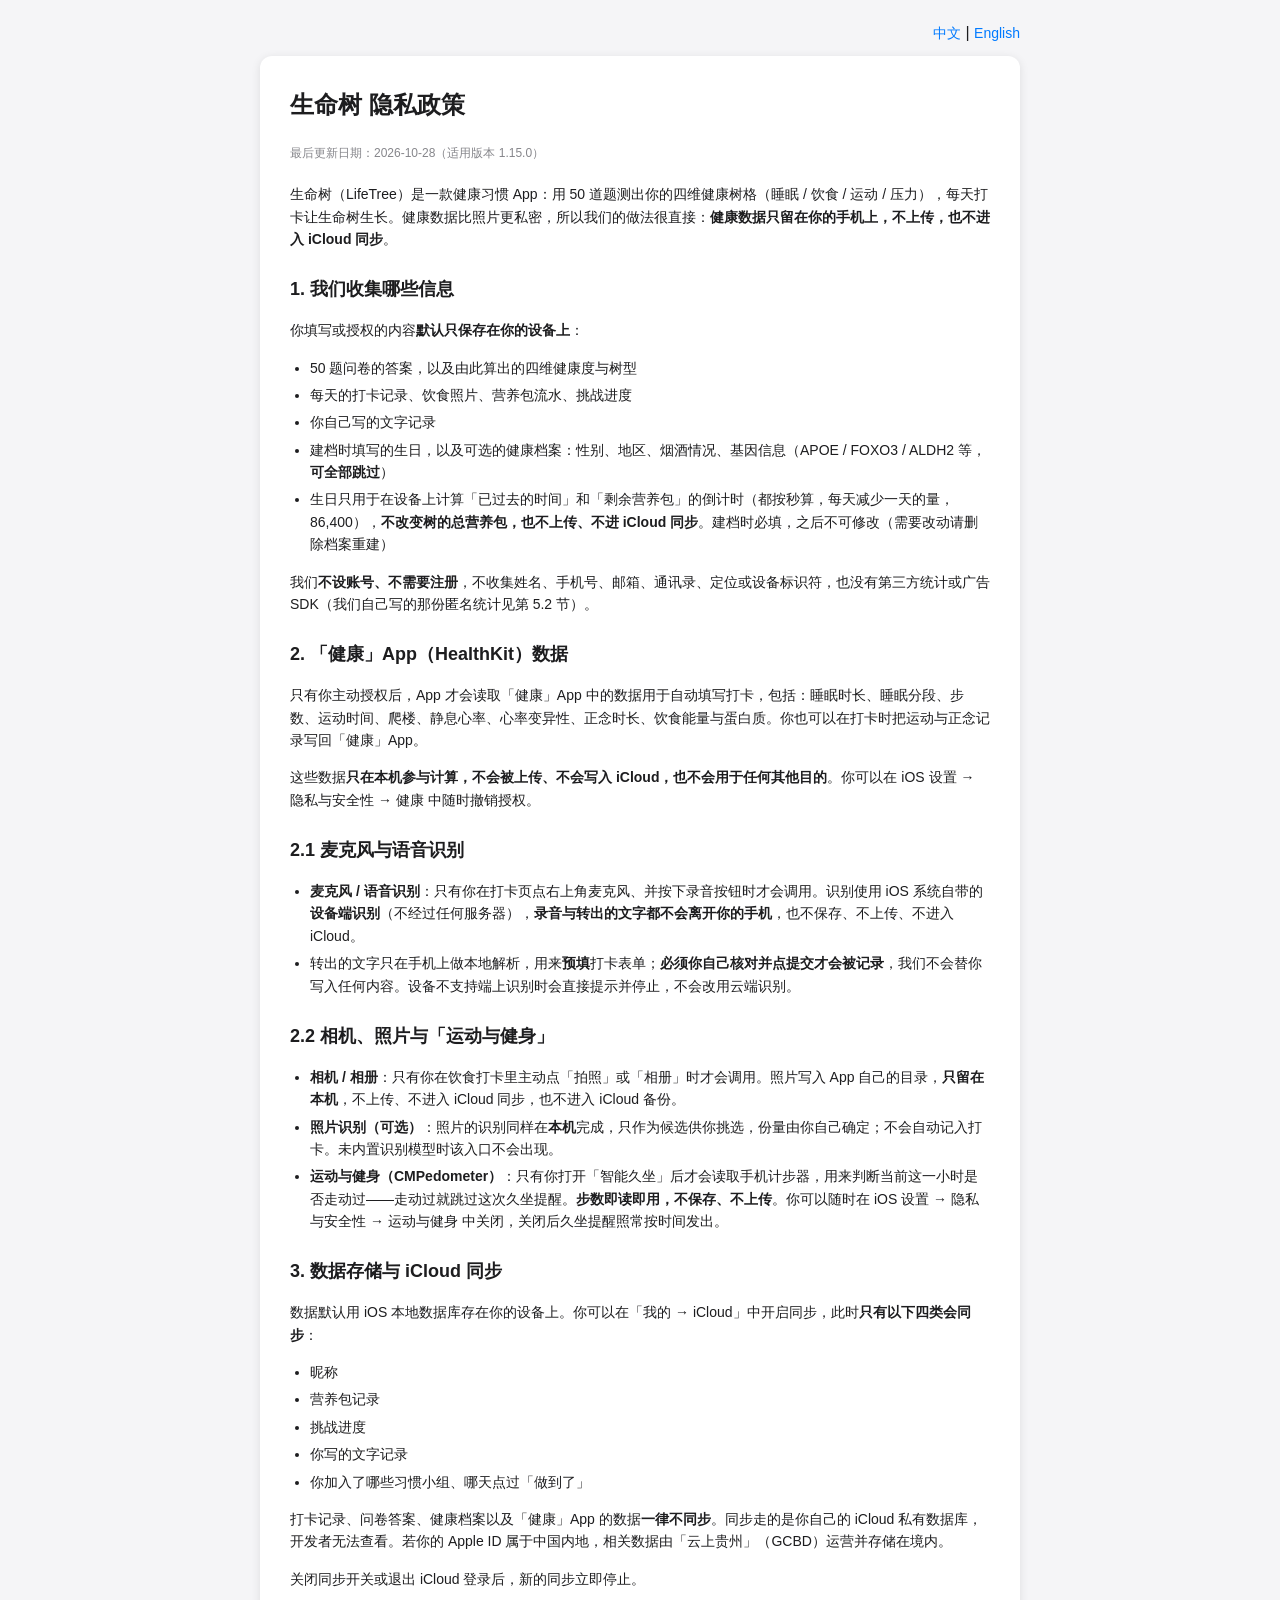
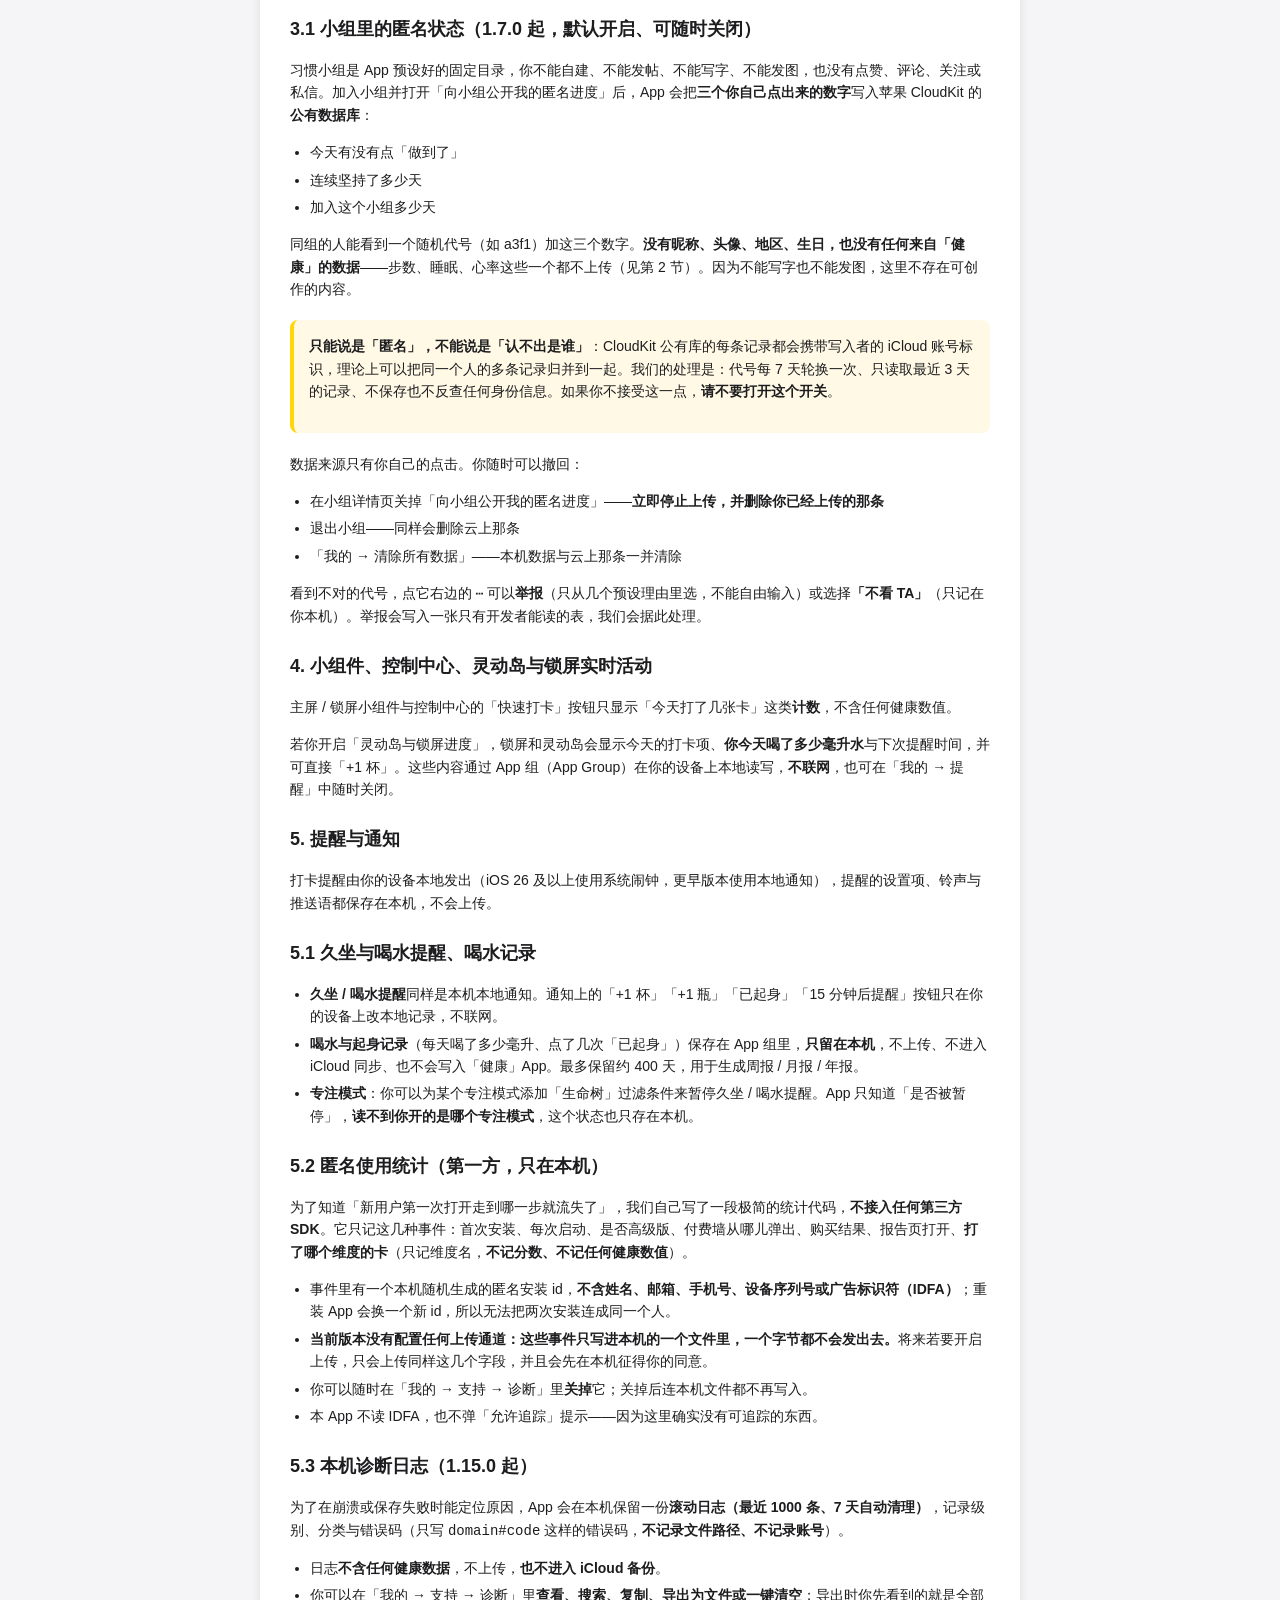
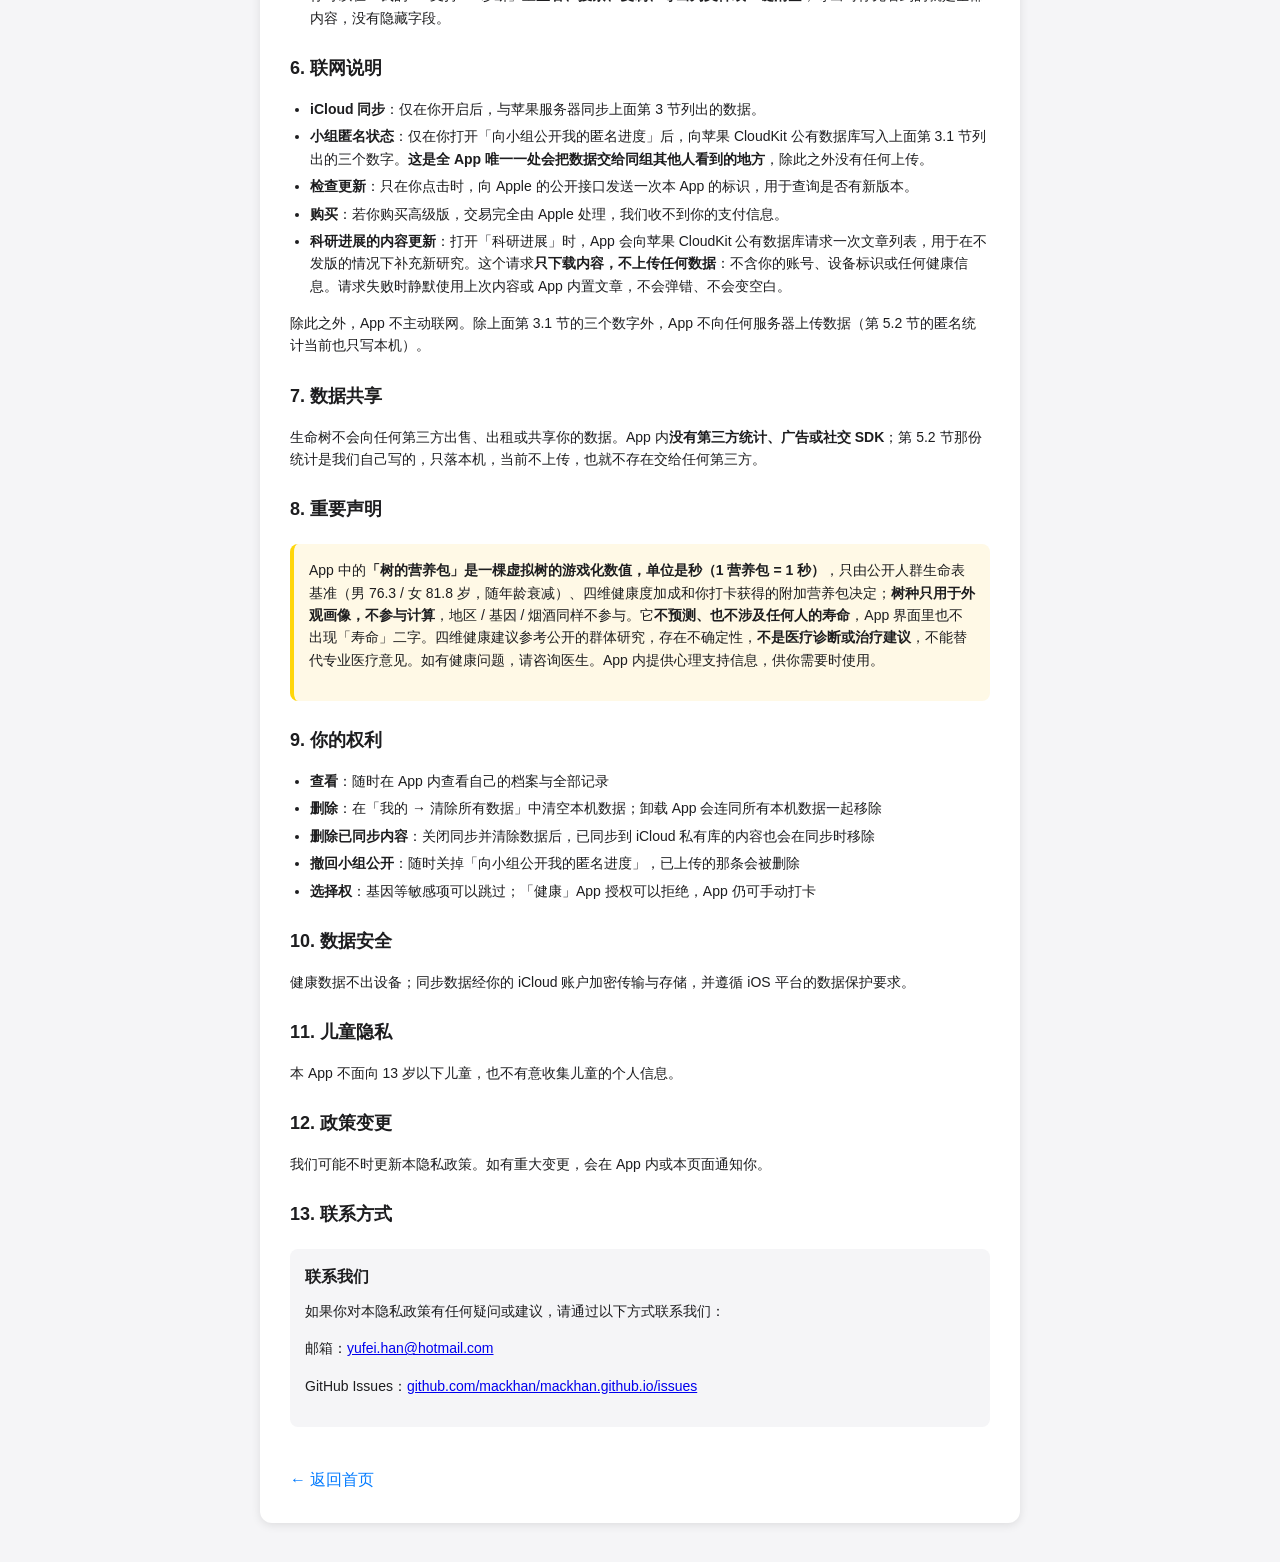
<file: content/static/LifeTree/privacy-policy/index.html>
<!DOCTYPE html>
<html lang="zh-CN">
<head>
    <meta charset="UTF-8">
    <meta name="viewport" content="width=device-width, initial-scale=1.0">
    <title>生命树 隐私政策 / Privacy Policy</title>
    <style>
        * { margin: 0; padding: 0; box-sizing: border-box; }
        body {
            font-family: -apple-system, BlinkMacSystemFont, "Segoe UI", Roboto, "Helvetica Neue", Arial, sans-serif;
            line-height: 1.6; color: #1d1d1f; background-color: #f5f5f7;
            padding: 20px; max-width: 800px; margin: 0 auto;
        }
        .container { background: white; border-radius: 12px; padding: 30px; box-shadow: 0 2px 10px rgba(0,0,0,0.1); margin-bottom: 20px; }
        h1 { color: #1d1d1f; margin-bottom: 20px; font-size: 24px; font-weight: 600; }
        h2 { color: #1d1d1f; margin: 25px 0 15px 0; font-size: 18px; font-weight: 600; }
        p { margin-bottom: 15px; font-size: 14px; }
        ul { margin-left: 20px; margin-bottom: 15px; }
        li { margin-bottom: 5px; font-size: 14px; }
        .last-updated { color: #86868b; font-size: 12px; margin-bottom: 20px; }
        .notice { background: #fff9e6; border-left: 4px solid #ffd60a; padding: 15px; border-radius: 8px; margin: 20px 0; }
        .contact-info { background: #f5f5f7; padding: 15px; border-radius: 8px; margin: 20px 0; }
        .contact-info h3 { margin-bottom: 10px; font-size: 16px; }
        .lang-switch { text-align: right; margin-bottom: 10px; }
        .lang-switch a { color: #007AFF; text-decoration: none; font-size: 14px; cursor: pointer; }
        .lang-switch a:hover { text-decoration: underline; }
        .back-link { display: inline-block; margin-top: 20px; color: #007AFF; text-decoration: none; }
        .back-link:hover { text-decoration: underline; }
        #en { display: none; }
    </style>
</head>
<body>
    <div class="lang-switch">
        <a onclick="document.getElementById('zh').style.display='block';document.getElementById('en').style.display='none';">中文</a> |
        <a onclick="document.getElementById('en').style.display='block';document.getElementById('zh').style.display='none';">English</a>
    </div>
    <div id="zh" class="container">
        <h1>生命树 隐私政策</h1>
        <p class="last-updated">最后更新日期：2026-10-28（适用版本 1.15.0）</p>
        <p>生命树（LifeTree）是一款健康习惯 App：用 50 道题测出你的四维健康树格（睡眠 / 饮食 / 运动 / 压力），每天打卡让生命树生长。健康数据比照片更私密，所以我们的做法很直接：<strong>健康数据只留在你的手机上，不上传，也不进入 iCloud 同步</strong>。</p>

        <h2>1. 我们收集哪些信息</h2>
        <p>你填写或授权的内容<strong>默认只保存在你的设备上</strong>：</p>
        <ul>
            <li>50 题问卷的答案，以及由此算出的四维健康度与树型</li>
            <li>每天的打卡记录、饮食照片、营养包流水、挑战进度</li>
            <li>你自己写的文字记录</li>
            <li>建档时填写的生日，以及可选的健康档案：性别、地区、烟酒情况、基因信息（APOE / FOXO3 / ALDH2 等，<strong>可全部跳过</strong>）</li>
            <li>生日只用于在设备上计算「已过去的时间」和「剩余营养包」的倒计时（都按秒算，每天减少一天的量，86,400），<strong>不改变树的总营养包，也不上传、不进 iCloud 同步</strong>。建档时必填，之后不可修改（需要改动请删除档案重建）</li>
        </ul>
        <p>我们<strong>不设账号、不需要注册</strong>，不收集姓名、手机号、邮箱、通讯录、定位或设备标识符，也没有第三方统计或广告 SDK（我们自己写的那份匿名统计见第 5.2 节）。</p>

        <h2>2. 「健康」App（HealthKit）数据</h2>
        <p>只有你主动授权后，App 才会读取「健康」App 中的数据用于自动填写打卡，包括：睡眠时长、睡眠分段、步数、运动时间、爬楼、静息心率、心率变异性、正念时长、饮食能量与蛋白质。你也可以在打卡时把运动与正念记录写回「健康」App。</p>
        <p>这些数据<strong>只在本机参与计算，不会被上传、不会写入 iCloud，也不会用于任何其他目的</strong>。你可以在 iOS 设置 → 隐私与安全性 → 健康 中随时撤销授权。</p>

        <h2>2.1 麦克风与语音识别</h2>
        <ul>
            <li><strong>麦克风 / 语音识别</strong>：只有你在打卡页点右上角麦克风、并按下录音按钮时才会调用。识别使用 iOS 系统自带的<strong>设备端识别</strong>（不经过任何服务器），<strong>录音与转出的文字都不会离开你的手机</strong>，也不保存、不上传、不进入 iCloud。</li>
            <li>转出的文字只在手机上做本地解析，用来<strong>预填</strong>打卡表单；<strong>必须你自己核对并点提交才会被记录</strong>，我们不会替你写入任何内容。设备不支持端上识别时会直接提示并停止，不会改用云端识别。</li>
        </ul>

        <h2>2.2 相机、照片与「运动与健身」</h2>
        <ul>
            <li><strong>相机 / 相册</strong>：只有你在饮食打卡里主动点「拍照」或「相册」时才会调用。照片写入 App 自己的目录，<strong>只留在本机</strong>，不上传、不进入 iCloud 同步，也不进入 iCloud 备份。</li>
            <li><strong>照片识别（可选）</strong>：照片的识别同样在<strong>本机</strong>完成，只作为候选供你挑选，份量由你自己确定；不会自动记入打卡。未内置识别模型时该入口不会出现。</li>
            <li><strong>运动与健身（CMPedometer）</strong>：只有你打开「智能久坐」后才会读取手机计步器，用来判断当前这一小时是否走动过——走动过就跳过这次久坐提醒。<strong>步数即读即用，不保存、不上传</strong>。你可以随时在 iOS 设置 → 隐私与安全性 → 运动与健身 中关闭，关闭后久坐提醒照常按时间发出。</li>
        </ul>

        <h2>3. 数据存储与 iCloud 同步</h2>
        <p>数据默认用 iOS 本地数据库存在你的设备上。你可以在「我的 → iCloud」中开启同步，此时<strong>只有以下四类会同步</strong>：</p>
        <ul>
            <li>昵称</li>
            <li>营养包记录</li>
            <li>挑战进度</li>
            <li>你写的文字记录</li>
            <li>你加入了哪些习惯小组、哪天点过「做到了」</li>
        </ul>
        <p>打卡记录、问卷答案、健康档案以及「健康」App 的数据<strong>一律不同步</strong>。同步走的是你自己的 iCloud 私有数据库，开发者无法查看。若你的 Apple ID 属于中国内地，相关数据由「云上贵州」（GCBD）运营并存储在境内。</p>
        <p>关闭同步开关或退出 iCloud 登录后，新的同步立即停止。</p>

        <h2>3.1 小组里的匿名状态（1.7.0 起，默认开启、可随时关闭）</h2>
        <p>习惯小组是 App 预设好的固定目录，你不能自建、不能发帖、不能写字、不能发图，也没有点赞、评论、关注或私信。加入小组并打开「向小组公开我的匿名进度」后，App 会把<strong>三个你自己点出来的数字</strong>写入苹果 CloudKit 的<strong>公有数据库</strong>：</p>
        <ul>
            <li>今天有没有点「做到了」</li>
            <li>连续坚持了多少天</li>
            <li>加入这个小组多少天</li>
        </ul>
        <p>同组的人能看到一个随机代号（如 a3f1）加这三个数字。<strong>没有昵称、头像、地区、生日，也没有任何来自「健康」的数据</strong>——步数、睡眠、心率这些一个都不上传（见第 2 节）。因为不能写字也不能发图，这里不存在可创作的内容。</p>
        <div class="notice">
            <p><strong>只能说是「匿名」，不能说是「认不出是谁」</strong>：CloudKit 公有库的每条记录都会携带写入者的 iCloud 账号标识，理论上可以把同一个人的多条记录归并到一起。我们的处理是：代号每 7 天轮换一次、只读取最近 3 天的记录、不保存也不反查任何身份信息。如果你不接受这一点，<strong>请不要打开这个开关</strong>。</p>
        </div>
        <p>数据来源只有你自己的点击。你随时可以撤回：</p>
        <ul>
            <li>在小组详情页关掉「向小组公开我的匿名进度」——<strong>立即停止上传，并删除你已经上传的那条</strong></li>
            <li>退出小组——同样会删除云上那条</li>
            <li>「我的 → 清除所有数据」——本机数据与云上那条一并清除</li>
        </ul>
        <p>看到不对的代号，点它右边的 ⋯ 可以<strong>举报</strong>（只从几个预设理由里选，不能自由输入）或选择<strong>「不看 TA」</strong>（只记在你本机）。举报会写入一张只有开发者能读的表，我们会据此处理。</p>

        <h2>4. 小组件、控制中心、灵动岛与锁屏实时活动</h2>
        <p>主屏 / 锁屏小组件与控制中心的「快速打卡」按钮只显示「今天打了几张卡」这类<strong>计数</strong>，不含任何健康数值。</p>
        <p>若你开启「灵动岛与锁屏进度」，锁屏和灵动岛会显示今天的打卡项、<strong>你今天喝了多少毫升水</strong>与下次提醒时间，并可直接「+1 杯」。这些内容通过 App 组（App Group）在你的设备上本地读写，<strong>不联网</strong>，也可在「我的 → 提醒」中随时关闭。</p>

        <h2>5. 提醒与通知</h2>
        <p>打卡提醒由你的设备本地发出（iOS 26 及以上使用系统闹钟，更早版本使用本地通知），提醒的设置项、铃声与推送语都保存在本机，不会上传。</p>

        <h2>5.1 久坐与喝水提醒、喝水记录</h2>
        <ul>
            <li><strong>久坐 / 喝水提醒</strong>同样是本机本地通知。通知上的「+1 杯」「+1 瓶」「已起身」「15 分钟后提醒」按钮只在你的设备上改本地记录，不联网。</li>
            <li><strong>喝水与起身记录</strong>（每天喝了多少毫升、点了几次「已起身」）保存在 App 组里，<strong>只留在本机</strong>，不上传、不进入 iCloud 同步、也不会写入「健康」App。最多保留约 400 天，用于生成周报 / 月报 / 年报。</li>
            <li><strong>专注模式</strong>：你可以为某个专注模式添加「生命树」过滤条件来暂停久坐 / 喝水提醒。App 只知道「是否被暂停」，<strong>读不到你开的是哪个专注模式</strong>，这个状态也只存在本机。</li>
        </ul>

        <h2>5.2 匿名使用统计（第一方，只在本机）</h2>
        <p>为了知道「新用户第一次打开走到哪一步就流失了」，我们自己写了一段极简的统计代码，<strong>不接入任何第三方 SDK</strong>。它只记这几种事件：首次安装、每次启动、是否高级版、付费墙从哪儿弹出、购买结果、报告页打开、<strong>打了哪个维度的卡</strong>（只记维度名，<strong>不记分数、不记任何健康数值</strong>）。</p>
        <ul>
            <li>事件里有一个本机随机生成的匿名安装 id，<strong>不含姓名、邮箱、手机号、设备序列号或广告标识符（IDFA）</strong>；重装 App 会换一个新 id，所以无法把两次安装连成同一个人。</li>
            <li><strong>当前版本没有配置任何上传通道：这些事件只写进本机的一个文件里，一个字节都不会发出去。</strong>将来若要开启上传，只会上传同样这几个字段，并且会先在本机征得你的同意。</li>
            <li>你可以随时在「我的 → 支持 → 诊断」里<strong>关掉</strong>它；关掉后连本机文件都不再写入。</li>
            <li>本 App 不读 IDFA，也不弹「允许追踪」提示——因为这里确实没有可追踪的东西。</li>
        </ul>

        <h2>5.3 本机诊断日志（1.15.0 起）</h2>
        <p>为了在崩溃或保存失败时能定位原因，App 会在本机保留一份<strong>滚动日志（最近 1000 条、7 天自动清理）</strong>，记录级别、分类与错误码（只写 <code>domain#code</code> 这样的错误码，<strong>不记录文件路径、不记录账号</strong>）。</p>
        <ul>
            <li>日志<strong>不含任何健康数据</strong>，不上传，<strong>也不进入 iCloud 备份</strong>。</li>
            <li>你可以在「我的 → 支持 → 诊断」里<strong>查看、搜索、复制、导出为文件或一键清空</strong>；导出时你先看到的就是全部内容，没有隐藏字段。</li>
        </ul>

        <h2>6. 联网说明</h2>
        <ul>
            <li><strong>iCloud 同步</strong>：仅在你开启后，与苹果服务器同步上面第 3 节列出的数据。</li>
            <li><strong>小组匿名状态</strong>：仅在你打开「向小组公开我的匿名进度」后，向苹果 CloudKit 公有数据库写入上面第 3.1 节列出的三个数字。<strong>这是全 App 唯一一处会把数据交给同组其他人看到的地方</strong>，除此之外没有任何上传。</li>
            <li><strong>检查更新</strong>：只在你点击时，向 Apple 的公开接口发送一次本 App 的标识，用于查询是否有新版本。</li>
            <li><strong>购买</strong>：若你购买高级版，交易完全由 Apple 处理，我们收不到你的支付信息。</li>
            <li><strong>科研进展的内容更新</strong>：打开「科研进展」时，App 会向苹果 CloudKit 公有数据库请求一次文章列表，用于在不发版的情况下补充新研究。这个请求<strong>只下载内容，不上传任何数据</strong>：不含你的账号、设备标识或任何健康信息。请求失败时静默使用上次内容或 App 内置文章，不会弹错、不会变空白。</li>
        </ul>
        <p>除此之外，App 不主动联网。除上面第 3.1 节的三个数字外，App 不向任何服务器上传数据（第 5.2 节的匿名统计当前也只写本机）。</p>

        <h2>7. 数据共享</h2>
        <p>生命树不会向任何第三方出售、出租或共享你的数据。App 内<strong>没有第三方统计、广告或社交 SDK</strong>；第 5.2 节那份统计是我们自己写的，只落本机，当前不上传，也就不存在交给任何第三方。</p>

        <h2>8. 重要声明</h2>
        <div class="notice">
            <p>App 中的<strong>「树的营养包」是一棵虚拟树的游戏化数值，单位是秒（1 营养包 = 1 秒）</strong>，只由公开人群生命表基准（男 76.3 / 女 81.8 岁，随年龄衰减）、四维健康度加成和你打卡获得的附加营养包决定；<strong>树种只用于外观画像，不参与计算</strong>，地区 / 基因 / 烟酒同样不参与。它<strong>不预测、也不涉及任何人的寿命</strong>，App 界面里也不出现「寿命」二字。四维健康建议参考公开的群体研究，存在不确定性，<strong>不是医疗诊断或治疗建议</strong>，不能替代专业医疗意见。如有健康问题，请咨询医生。App 内提供心理支持信息，供你需要时使用。</p>
        </div>

        <h2>9. 你的权利</h2>
        <ul>
            <li><strong>查看</strong>：随时在 App 内查看自己的档案与全部记录</li>
            <li><strong>删除</strong>：在「我的 → 清除所有数据」中清空本机数据；卸载 App 会连同所有本机数据一起移除</li>
            <li><strong>删除已同步内容</strong>：关闭同步并清除数据后，已同步到 iCloud 私有库的内容也会在同步时移除</li>
            <li><strong>撤回小组公开</strong>：随时关掉「向小组公开我的匿名进度」，已上传的那条会被删除</li>
            <li><strong>选择权</strong>：基因等敏感项可以跳过；「健康」App 授权可以拒绝，App 仍可手动打卡</li>
        </ul>

        <h2>10. 数据安全</h2>
        <p>健康数据不出设备；同步数据经你的 iCloud 账户加密传输与存储，并遵循 iOS 平台的数据保护要求。</p>

        <h2>11. 儿童隐私</h2>
        <p>本 App 不面向 13 岁以下儿童，也不有意收集儿童的个人信息。</p>

        <h2>12. 政策变更</h2>
        <p>我们可能不时更新本隐私政策。如有重大变更，会在 App 内或本页面通知你。</p>

        <h2>13. 联系方式</h2>
        <div class="contact-info">
            <h3>联系我们</h3>
            <p>如果你对本隐私政策有任何疑问或建议，请通过以下方式联系我们：</p>
            <p>邮箱：<a href="mailto:yufei.han@hotmail.com">yufei.han@hotmail.com</a></p>
            <p>GitHub Issues：<a href="https://github.com/mackhan/mackhan.github.io/issues">github.com/mackhan/mackhan.github.io/issues</a></p>
        </div>
        <a href="/" class="back-link">&larr; 返回首页</a>
    </div>
    <div id="en" class="container">
        <h1>LifeTree Privacy Policy</h1>
        <p class="last-updated">Last updated: 2026-10-28 (applies to version 1.15.0)</p>
        <p>LifeTree is a health habit app: a 50-question survey places you in a four-dimension Health ArborType (sleep / diet / activity / stress), and daily check-ins grow your life tree. Health data is more private than photos, so our approach is simple: <strong>it stays on your phone, is never uploaded, and never syncs through iCloud</strong>.</p>

        <h2>1. What we collect</h2>
        <p>What you enter or authorize is <strong>stored on your device by default</strong>:</p>
        <ul>
            <li>Your answers to the 50-question survey, plus the four-dimension health scores and tree type derived from them</li>
            <li>Daily check-ins, meal photos, nutrition-pack history and challenge progress</li>
            <li>Notes you write yourself</li>
            <li>Your birthday, set when you create your profile, plus optional profile items: sex, region, smoking and drinking habits, genetic information (APOE / FOXO3 / ALDH2 and similar — <strong>all skippable</strong>)</li>
            <li>Your birthday is used <strong>on device only</strong> for the "time elapsed" and remaining-pack countdown (both in seconds, one day's worth — 86,400 — less each day). It <strong>never changes the tree's total packs, is never uploaded and never syncs through iCloud</strong>. It is required when you create your profile and cannot be edited afterwards (delete the profile and start over if you need to change it)</li>
        </ul>
        <p>There is <strong>no account and no sign-up</strong>. We do not collect names, phone numbers, email addresses, contacts, location or device identifiers, and there is no third-party analytics or advertising SDK (for the anonymous statistics we wrote ourselves, see section 5.2).</p>

        <h2>2. Apple Health (HealthKit) data</h2>
        <p>Only after you grant permission does the app read Health data to pre-fill check-ins: sleep duration and stages, steps, exercise time, flights climbed, resting heart rate, heart rate variability, mindful minutes, and dietary energy and protein. You may also write your exercise and mindfulness entries back to Health.</p>
        <p>This data is <strong>used on-device only — never uploaded, never written to iCloud, and never used for any other purpose</strong>. Revoke access at any time in iOS Settings → Privacy &amp; Security → Health.</p>

        <h2>2.1 Microphone and speech recognition</h2>
        <ul>
            <li><strong>Microphone / speech recognition</strong>: used only when you tap the microphone in Check-in and press record. Recognition uses iOS <strong>on-device recognition</strong> (no server is involved): <strong>the audio and the resulting text never leave your phone</strong>, are never stored, never uploaded and never synced through iCloud.</li>
            <li>The text is parsed on-device only, to <strong>pre-fill</strong> the check-in form. <strong>Nothing is saved until you review it and tap submit</strong> — the app never writes entries on your behalf. If the device does not support on-device recognition it stops and says so; it never falls back to cloud recognition.</li>
        </ul>

        <h2>2.2 Camera, photos and Motion &amp; Fitness</h2>
        <ul>
            <li><strong>Camera / photo library</strong>: used only when you tap "Camera" or "Library" in a meal check-in. Photos are written to the app's own folder and <strong>stay on this device</strong> — never uploaded, never synced through iCloud, never included in iCloud backups.</li>
            <li><strong>Photo recognition (optional)</strong>: any recognition also runs <strong>on this device</strong> and only suggests candidates for you to pick from; you set the portion yourself and nothing is logged automatically. When no recognition model is bundled, the entry does not appear.</li>
            <li><strong>Motion &amp; Fitness (CMPedometer)</strong>: read only after you turn on the smart move reminder, to tell whether you've walked during the current hour — if you have, that move reminder is skipped. <strong>Steps are used on the spot and never stored or uploaded.</strong> You can turn it off at any time in iOS Settings → Privacy &amp; Security → Motion &amp; Fitness; reminders then fire on schedule as usual.</li>
        </ul>

        <h2>3. Storage and iCloud sync</h2>
        <p>Data is kept in the on-device iOS database by default. You can turn on sync under Profile → iCloud; when you do, <strong>only these kinds sync</strong>:</p>
        <ul>
            <li>Nickname</li>
            <li>Nutrition pack records</li>
            <li>Challenge progress</li>
            <li>Notes you write</li>
            <li>Which habit groups you joined and which days you tapped "done"</li>
        </ul>
        <p>Check-ins, survey answers, your profile and all Health data <strong>never sync</strong>. Syncing uses your own private iCloud database that the developer cannot see. If your Apple ID is registered in mainland China, that data is operated by Guizhou-Cloud Big Data (GCBD) and stored in mainland China.</p>
        <p>Turning the switch off or signing out of iCloud stops further syncing immediately.</p>

        <h2>3.1 Anonymous group progress (since 1.7.0, on by default, off whenever you like)</h2>
        <p>Habit groups are a fixed catalogue built into the app. You cannot create your own, cannot post text, cannot upload images, and there are no likes, comments, follows or direct messages. Once you join a group and turn on "Share my anonymous progress with groups", the app writes <strong>three numbers, all produced by your own taps</strong>, to Apple's <strong>public CloudKit database</strong>:</p>
        <ul>
            <li>Whether you tapped "I did it" today</li>
            <li>How many days your streak has run</li>
            <li>How many days you've been in the group</li>
        </ul>
        <p>Others in the same group see a random code (like a3f1) plus those three numbers. There is <strong>no nickname, photo, region or birthday, and nothing at all from Apple Health</strong> — steps, sleep and heart rate are never uploaded (see section 2). Because no text and no images can be posted, there is no user-created content here.</p>
        <div class="notice">
            <p><strong>This is anonymous, not untraceable.</strong> Every record in a public CloudKit database carries the iCloud account identifier of whoever wrote it, so in principle several records can be linked back to one person. What we do about it: the code rotates every 7 days, the app only reads the last 3 days of records, and we neither store nor look up any identity information. If that isn't acceptable to you, <strong>please leave the switch off</strong>.</p>
        </div>
        <p>The only input is your own tap, and you can withdraw at any time:</p>
        <ul>
            <li>Turn off "Share my anonymous progress with groups" on the group page — <strong>uploading stops immediately and your existing entry is deleted</strong></li>
            <li>Leave the group — your entry is deleted as well</li>
            <li>Use Me → Erase all data — on-device data and your cloud entry are both removed</li>
        </ul>
        <p>If a code looks wrong, tap the ⋯ beside it to <strong>report</strong> it (you pick from a few preset reasons; there is no free-text field) or to <strong>hide</strong> it (stored on your device only). Reports go into a table only the developer can read, and we act on them.</p>

        <h2>4. Widgets, Control Center, Dynamic Island and Live Activity</h2>
        <p>Home Screen and Lock Screen widgets and the Control Center "Quick check-in" button show only <strong>counts</strong> such as "check-ins today" and no health values.</p>
        <p>If you turn on "Dynamic Island &amp; Lock Screen", the Lock Screen and Dynamic Island show today's check-in items, <strong>how many millilitres of water you've had today</strong> and the next reminder time, with a "+1 glass" button. Everything is read and written locally through an App Group, <strong>never over the network</strong>, and can be turned off under Profile → Reminders.</p>

        <h2>5. Reminders and notifications</h2>
        <p>Check-in reminders are delivered locally by your device (system alarms on iOS 26 and later, local notifications on earlier versions). Your reminder settings, sounds and messages stay on-device and are never uploaded.</p>

        <h2>5.1 Move and water reminders, water log</h2>
        <ul>
            <li><strong>Move / water reminders</strong> are local notifications too. The "+1 glass", "+1 bottle", "I'm up" and "remind me in 15 minutes" buttons on a notification only change local records on your device; they make no network requests.</li>
            <li><strong>Water and stand-up logs</strong> (how many millilitres a day, how many times you tapped "I'm up") are stored in an App Group and <strong>stay on this device</strong> — never uploaded, never synced through iCloud, never written to Health. They are kept for about 400 days to build weekly, monthly and yearly reports.</li>
            <li><strong>Focus</strong>: you can add a LifeTree filter to a Focus to pause move / water reminders. The app only knows <strong>whether</strong> they're paused — it cannot see which Focus you turned on, and that flag is stored on-device only.</li>
        </ul>

        <h2>5.2 Anonymous usage statistics (first-party, on-device)</h2>
        <p>To understand where new users drop off during their first run, we wrote a minimal statistics module ourselves — <strong>no third-party SDK is involved</strong>. It records only these events: first install, every app start, whether you're on Pro, where the paywall was opened from, purchase result, report opened, and <strong>which habit dimension</strong> you checked in (the dimension name only — <strong>never the score and never any health value</strong>).</p>
        <ul>
            <li>Each event carries a randomly generated anonymous install id. It contains <strong>no name, email, phone number, device serial or advertising identifier (IDFA)</strong>. Reinstalling the app generates a new id, so two installs can never be linked to the same person.</li>
            <li><strong>In this version no upload channel is configured: the events are written to a file on your device and not a single byte is sent anywhere.</strong> If uploading is ever enabled, it would carry exactly these same fields, and only after asking you on-device first.</li>
            <li>You can <strong>turn it off</strong> at any time under Profile → Support → Diagnostics; once off, nothing is even written to the local file.</li>
            <li>The app does not read IDFA and shows no tracking prompt, because there is genuinely nothing to track.</li>
        </ul>

        <h2>5.3 On-device diagnostics log (since 1.15.0)</h2>
        <p>So a crash or a failed save can actually be diagnosed, the app keeps a <strong>rolling log on your device (last 1000 entries, cleared after 7 days)</strong> recording level, category and an error code (only in the form <code>domain#code</code> — <strong>no file paths, no account names</strong>).</p>
        <ul>
            <li>The log contains <strong>no health data</strong>, is never uploaded, and is <strong>excluded from iCloud backup</strong>.</li>
            <li>You can <strong>browse it, search it, copy it, export it to a file, or clear it</strong> under Profile → Support → Diagnostics. What you see when you export is the whole thing — there are no hidden fields.</li>
        </ul>

        <h2>6. Network activity</h2>
        <ul>
            <li><strong>iCloud sync</strong>: only if you enable it, syncing the data listed in section 3 with Apple's servers.</li>
            <li><strong>Anonymous group progress</strong>: only if you turn on "Share my anonymous progress with groups", writing the three numbers listed in section 3.1 to Apple's public CloudKit database. <strong>This is the only place in the app where anything you enter becomes visible to other people</strong>; apart from it there is no upload at all.</li>
            <li><strong>Check for updates</strong>: only when you tap it, sending the app identifier once to Apple's public API to look for a new version.</li>
            <li><strong>Purchases</strong>: if you buy the Pro version, the transaction is handled entirely by Apple; we receive no payment details.</li>
            <li><strong>Research article updates</strong>: when you open Research, the app requests the article list once from Apple's public CloudKit database, so new studies can appear without an app update. This request <strong>only downloads content and uploads nothing</strong> — no account, device identifier or health information is sent. If the request fails, the app silently keeps the previous copy or the bundled articles: no error dialog, no blank screen.</li>
        </ul>
        <p>Apart from these, the app does not connect to the network on its own. Except for the three numbers in section 3.1, the app uploads nothing to any server (the anonymous statistics in section 5.2 are written on-device only for now).</p>

        <h2>7. Sharing</h2>
        <p>LifeTree never sells, rents or shares your data with any third party. There are <strong>no third-party analytics, advertising or social SDKs</strong> in the app. The statistics in section 5.2 are our own code, stored on-device and not uploaded in this version, so nothing reaches any third party.</p>

        <h2>8. Important notice</h2>
        <div class="notice">
            <p>The <strong>"nutrition packs" are a game value for a virtual tree, measured in seconds (1 pack = 1 second)</strong>. They are set by a population-level baseline taken from published life-table statistics (76.3 years for male / 81.8 for female, decaying with age), plus a bonus from your four-dimension health and the extra packs you earn. The <strong>tree species is visual only and is not an input</strong>; region, genetics and smoking / drinking are not inputs either. They <strong>do not predict or involve any person's lifespan</strong>, and the word "lifespan" does not appear in the app's interface. The four-dimension advice draws on published population research, is uncertain, and is <strong>not a medical diagnosis or treatment advice</strong>; it does not replace professional medical advice. Please consult a doctor for any health concern. The app also provides mental health support information if you need it.</p>
        </div>

        <h2>9. Your rights</h2>
        <ul>
            <li><strong>Access</strong>: view your profile and all records in the app at any time</li>
            <li><strong>Deletion</strong>: erase all data under Profile → Erase all data; uninstalling the app removes all on-device data with it</li>
            <li><strong>Deleting synced content</strong>: after turning sync off and erasing data, content already in your private iCloud database is removed on sync</li>
            <li><strong>Withdrawing group sharing</strong>: turn off "Share my anonymous progress with groups" at any time and the entry you uploaded is deleted</li>
            <li><strong>Choice</strong>: sensitive items such as genetics can be skipped; you can deny Health access and still log everything manually</li>
        </ul>

        <h2>10. Data security</h2>
        <p>Health data never leaves the device. Synced data is transmitted and stored encrypted under your iCloud account, following iOS platform data protection requirements.</p>

        <h2>11. Children's privacy</h2>
        <p>This app is not intended for children under 13, and we do not knowingly collect personal information from children.</p>

        <h2>12. Changes to this policy</h2>
        <p>We may update this policy from time to time. Significant changes will be announced in the app or on this page.</p>

        <h2>13. Contact</h2>
        <div class="contact-info">
            <h3>Contact us</h3>
            <p>If you have any questions or suggestions about this privacy policy, please reach us at:</p>
            <p>Email: <a href="mailto:yufei.han@hotmail.com">yufei.han@hotmail.com</a></p>
            <p>GitHub Issues: <a href="https://github.com/mackhan/mackhan.github.io/issues">github.com/mackhan/mackhan.github.io/issues</a></p>
        </div>
        <a href="/" class="back-link">&larr; Back to home</a>
    </div>
</body>
</html>
</file>
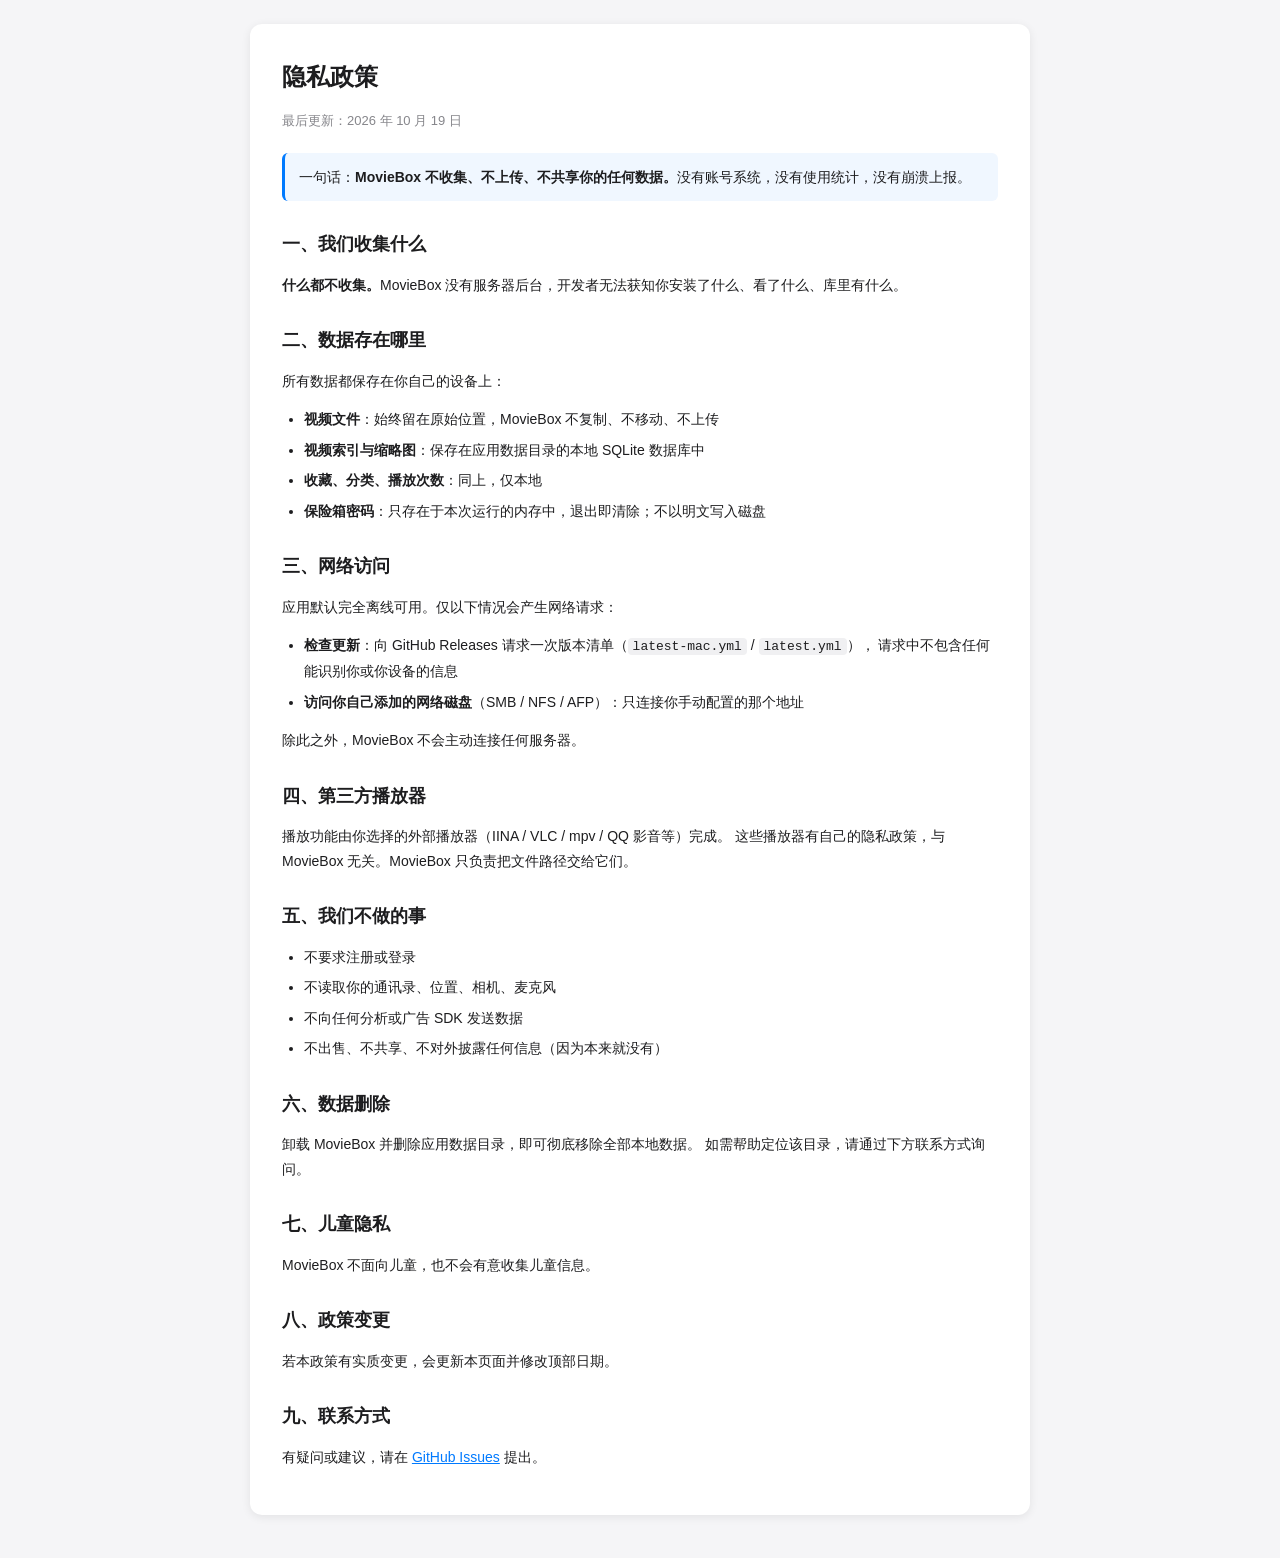
<file: content/static/MovieBox/privacy-policy/index.html>
<!DOCTYPE html>
<html lang="zh-CN">
<head>
    <meta charset="UTF-8">
    <meta name="viewport" content="width=device-width, initial-scale=1.0">
    <title>MovieBox 隐私政策 / Privacy Policy</title>
    <style>
        * { margin: 0; padding: 0; box-sizing: border-box; }
        body {
            font-family: -apple-system, BlinkMacSystemFont, "Segoe UI", Roboto, "Helvetica Neue", Arial, sans-serif;
            line-height: 1.75; color: #1d1d1f; background-color: #f5f5f7;
            padding: 24px 20px; max-width: 820px; margin: 0 auto;
        }
        .container { background: white; border-radius: 12px; padding: 32px; box-shadow: 0 2px 10px rgba(0,0,0,0.08); margin-bottom: 20px; }
        h1 { font-size: 24px; font-weight: 600; margin-bottom: 12px; }
        h2 { font-size: 18px; font-weight: 600; margin: 28px 0 12px; }
        h3 { font-size: 15px; font-weight: 600; margin: 18px 0 8px; }
        p { margin-bottom: 14px; font-size: 14px; }
        ul { margin-left: 22px; margin-bottom: 14px; }
        li { margin-bottom: 6px; font-size: 14px; }
        code { background: #f0f0f2; padding: 1px 5px; border-radius: 4px; font-size: 13px; }
        .meta { color: #86868b; font-size: 13px; margin-bottom: 20px; }
        .note { background: #f0f7ff; border-left: 3px solid #007AFF; padding: 12px 14px; border-radius: 6px; margin-bottom: 20px; font-size: 14px; }
        .last-updated { color: #86868b; font-size: 12px; margin-bottom: 20px; }
        .contact-info { background: #f5f5f7; padding: 15px; border-radius: 8px; margin: 20px 0; }
        a { color: #007AFF; }
        footer { color: #86868b; font-size: 13px; border-top: 1px solid #e5e5e7; padding-top: 16px; margin-top: 28px; }
        footer a { color: #007AFF; text-decoration: none; }
    </style>
</head>
<body>
<div class="container">
  <h1>隐私政策</h1>
  <p class="meta">最后更新：2026 年 10 月 19 日</p>

  <div class="note">
    一句话：<b>MovieBox 不收集、不上传、不共享你的任何数据。</b>没有账号系统，没有使用统计，没有崩溃上报。
  </div>

  <h2>一、我们收集什么</h2>
  <p><b>什么都不收集。</b>MovieBox 没有服务器后台，开发者无法获知你安装了什么、看了什么、库里有什么。</p>

  <h2>二、数据存在哪里</h2>
  <p>所有数据都保存在你自己的设备上：</p>
  <ul>
    <li><b>视频文件</b>：始终留在原始位置，MovieBox 不复制、不移动、不上传</li>
    <li><b>视频索引与缩略图</b>：保存在应用数据目录的本地 SQLite 数据库中</li>
    <li><b>收藏、分类、播放次数</b>：同上，仅本地</li>
    <li><b>保险箱密码</b>：只存在于本次运行的内存中，退出即清除；不以明文写入磁盘</li>
  </ul>

  <h2>三、网络访问</h2>
  <p>应用默认完全离线可用。仅以下情况会产生网络请求：</p>
  <ul>
    <li><b>检查更新</b>：向 GitHub Releases 请求一次版本清单（<code>latest-mac.yml</code> / <code>latest.yml</code>），
        请求中不包含任何能识别你或你设备的信息</li>
    <li><b>访问你自己添加的网络磁盘</b>（SMB / NFS / AFP）：只连接你手动配置的那个地址</li>
  </ul>
  <p>除此之外，MovieBox 不会主动连接任何服务器。</p>

  <h2>四、第三方播放器</h2>
  <p>播放功能由你选择的外部播放器（IINA / VLC / mpv / QQ 影音等）完成。
     这些播放器有自己的隐私政策，与 MovieBox 无关。MovieBox 只负责把文件路径交给它们。</p>

  <h2>五、我们不做的事</h2>
  <ul>
    <li>不要求注册或登录</li>
    <li>不读取你的通讯录、位置、相机、麦克风</li>
    <li>不向任何分析或广告 SDK 发送数据</li>
    <li>不出售、不共享、不对外披露任何信息（因为本来就没有）</li>
  </ul>

  <h2>六、数据删除</h2>
  <p>卸载 MovieBox 并删除应用数据目录，即可彻底移除全部本地数据。
     如需帮助定位该目录，请通过下方联系方式询问。</p>

  <h2>七、儿童隐私</h2>
  <p>MovieBox 不面向儿童，也不会有意收集儿童信息。</p>

  <h2>八、政策变更</h2>
  <p>若本政策有实质变更，会更新本页面并修改顶部日期。</p>

  <h2>九、联系方式</h2>
  <p>有疑问或建议，请在 <a href="https://github.com/mackhan/MovieBox/issues">GitHub Issues</a> 提出。</p>


</div>
</body>
</html>
</file>
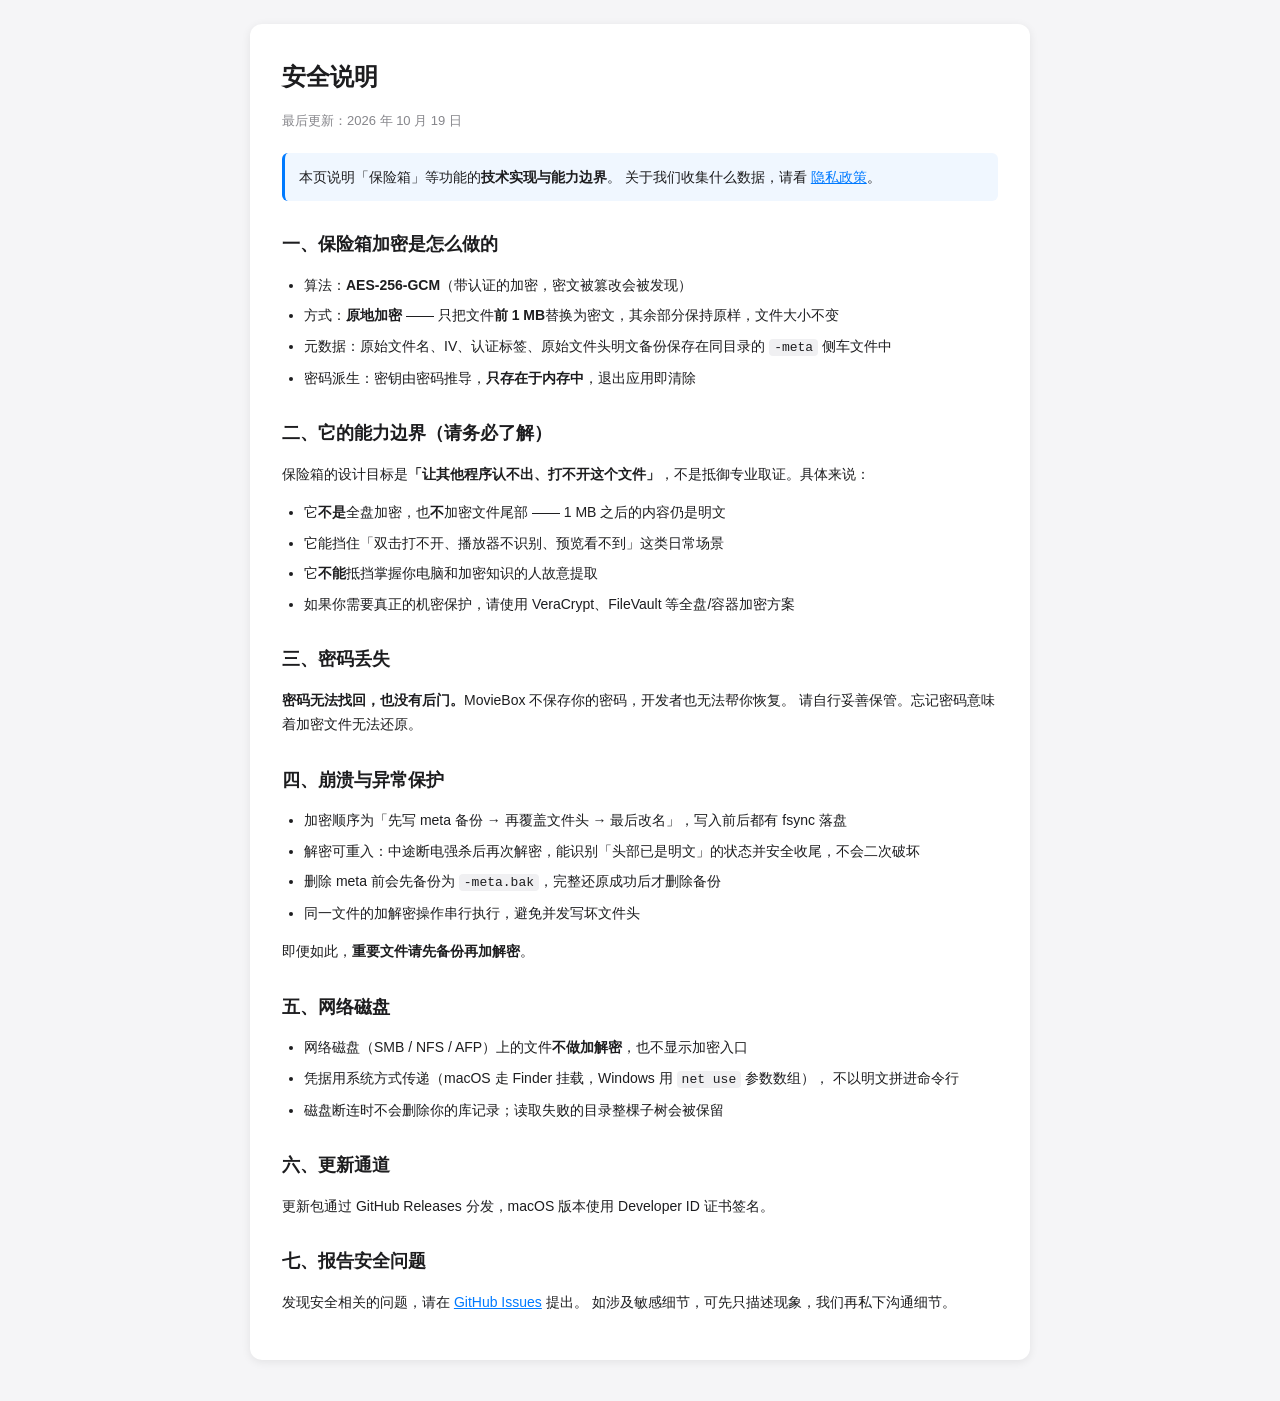
<file: content/static/MovieBox/security/index.html>
<!DOCTYPE html>
<html lang="zh-CN">
<head>
    <meta charset="UTF-8">
    <meta name="viewport" content="width=device-width, initial-scale=1.0">
    <title>MovieBox 安全说明 / Security Notes</title>
    <style>
        * { margin: 0; padding: 0; box-sizing: border-box; }
        body {
            font-family: -apple-system, BlinkMacSystemFont, "Segoe UI", Roboto, "Helvetica Neue", Arial, sans-serif;
            line-height: 1.75; color: #1d1d1f; background-color: #f5f5f7;
            padding: 24px 20px; max-width: 820px; margin: 0 auto;
        }
        .container { background: white; border-radius: 12px; padding: 32px; box-shadow: 0 2px 10px rgba(0,0,0,0.08); margin-bottom: 20px; }
        h1 { font-size: 24px; font-weight: 600; margin-bottom: 12px; }
        h2 { font-size: 18px; font-weight: 600; margin: 28px 0 12px; }
        h3 { font-size: 15px; font-weight: 600; margin: 18px 0 8px; }
        p { margin-bottom: 14px; font-size: 14px; }
        ul { margin-left: 22px; margin-bottom: 14px; }
        li { margin-bottom: 6px; font-size: 14px; }
        code { background: #f0f0f2; padding: 1px 5px; border-radius: 4px; font-size: 13px; }
        .meta { color: #86868b; font-size: 13px; margin-bottom: 20px; }
        .note { background: #f0f7ff; border-left: 3px solid #007AFF; padding: 12px 14px; border-radius: 6px; margin-bottom: 20px; font-size: 14px; }
        .last-updated { color: #86868b; font-size: 12px; margin-bottom: 20px; }
        .contact-info { background: #f5f5f7; padding: 15px; border-radius: 8px; margin: 20px 0; }
        a { color: #007AFF; }
        footer { color: #86868b; font-size: 13px; border-top: 1px solid #e5e5e7; padding-top: 16px; margin-top: 28px; }
        footer a { color: #007AFF; text-decoration: none; }
    </style>
</head>
<body>
<div class="container">
  <h1>安全说明</h1>
  <p class="meta">最后更新：2026 年 10 月 19 日</p>

  <div class="note">
    本页说明「保险箱」等功能的<b>技术实现与能力边界</b>。
    关于我们收集什么数据，请看 <a href="../privacy-policy/">隐私政策</a>。
  </div>

  <h2>一、保险箱加密是怎么做的</h2>
  <ul>
    <li>算法：<b>AES-256-GCM</b>（带认证的加密，密文被篡改会被发现）</li>
    <li>方式：<b>原地加密</b> —— 只把文件<b>前 1 MB</b>替换为密文，其余部分保持原样，文件大小不变</li>
    <li>元数据：原始文件名、IV、认证标签、原始文件头明文备份保存在同目录的 <code>-meta</code> 侧车文件中</li>
    <li>密码派生：密钥由密码推导，<b>只存在于内存中</b>，退出应用即清除</li>
  </ul>

  <h2>二、它的能力边界（请务必了解）</h2>
  <p>保险箱的设计目标是<b>「让其他程序认不出、打不开这个文件」</b>，不是抵御专业取证。具体来说：</p>
  <ul>
    <li>它<b>不是</b>全盘加密，也<b>不</b>加密文件尾部 —— 1 MB 之后的内容仍是明文</li>
    <li>它能挡住「双击打不开、播放器不识别、预览看不到」这类日常场景</li>
    <li>它<b>不能</b>抵挡掌握你电脑和加密知识的人故意提取</li>
    <li>如果你需要真正的机密保护，请使用 VeraCrypt、FileVault 等全盘/容器加密方案</li>
  </ul>

  <h2>三、密码丢失</h2>
  <p><b>密码无法找回，也没有后门。</b>MovieBox 不保存你的密码，开发者也无法帮你恢复。
     请自行妥善保管。忘记密码意味着加密文件无法还原。</p>

  <h2>四、崩溃与异常保护</h2>
  <ul>
    <li>加密顺序为「先写 meta 备份 → 再覆盖文件头 → 最后改名」，写入前后都有 fsync 落盘</li>
    <li>解密可重入：中途断电强杀后再次解密，能识别「头部已是明文」的状态并安全收尾，不会二次破坏</li>
    <li>删除 meta 前会先备份为 <code>-meta.bak</code>，完整还原成功后才删除备份</li>
    <li>同一文件的加解密操作串行执行，避免并发写坏文件头</li>
  </ul>
  <p>即便如此，<b>重要文件请先备份再加解密</b>。</p>

  <h2>五、网络磁盘</h2>
  <ul>
    <li>网络磁盘（SMB / NFS / AFP）上的文件<b>不做加解密</b>，也不显示加密入口</li>
    <li>凭据用系统方式传递（macOS 走 Finder 挂载，Windows 用 <code>net use</code> 参数数组），
        不以明文拼进命令行</li>
    <li>磁盘断连时不会删除你的库记录；读取失败的目录整棵子树会被保留</li>
  </ul>

  <h2>六、更新通道</h2>
  <p>更新包通过 GitHub Releases 分发，macOS 版本使用 Developer ID 证书签名。</p>

  <h2>七、报告安全问题</h2>
  <p>发现安全相关的问题，请在
     <a href="https://github.com/mackhan/MovieBox/issues">GitHub Issues</a> 提出。
     如涉及敏感细节，可先只描述现象，我们再私下沟通细节。</p>


</div>
</body>
</html>
</file>
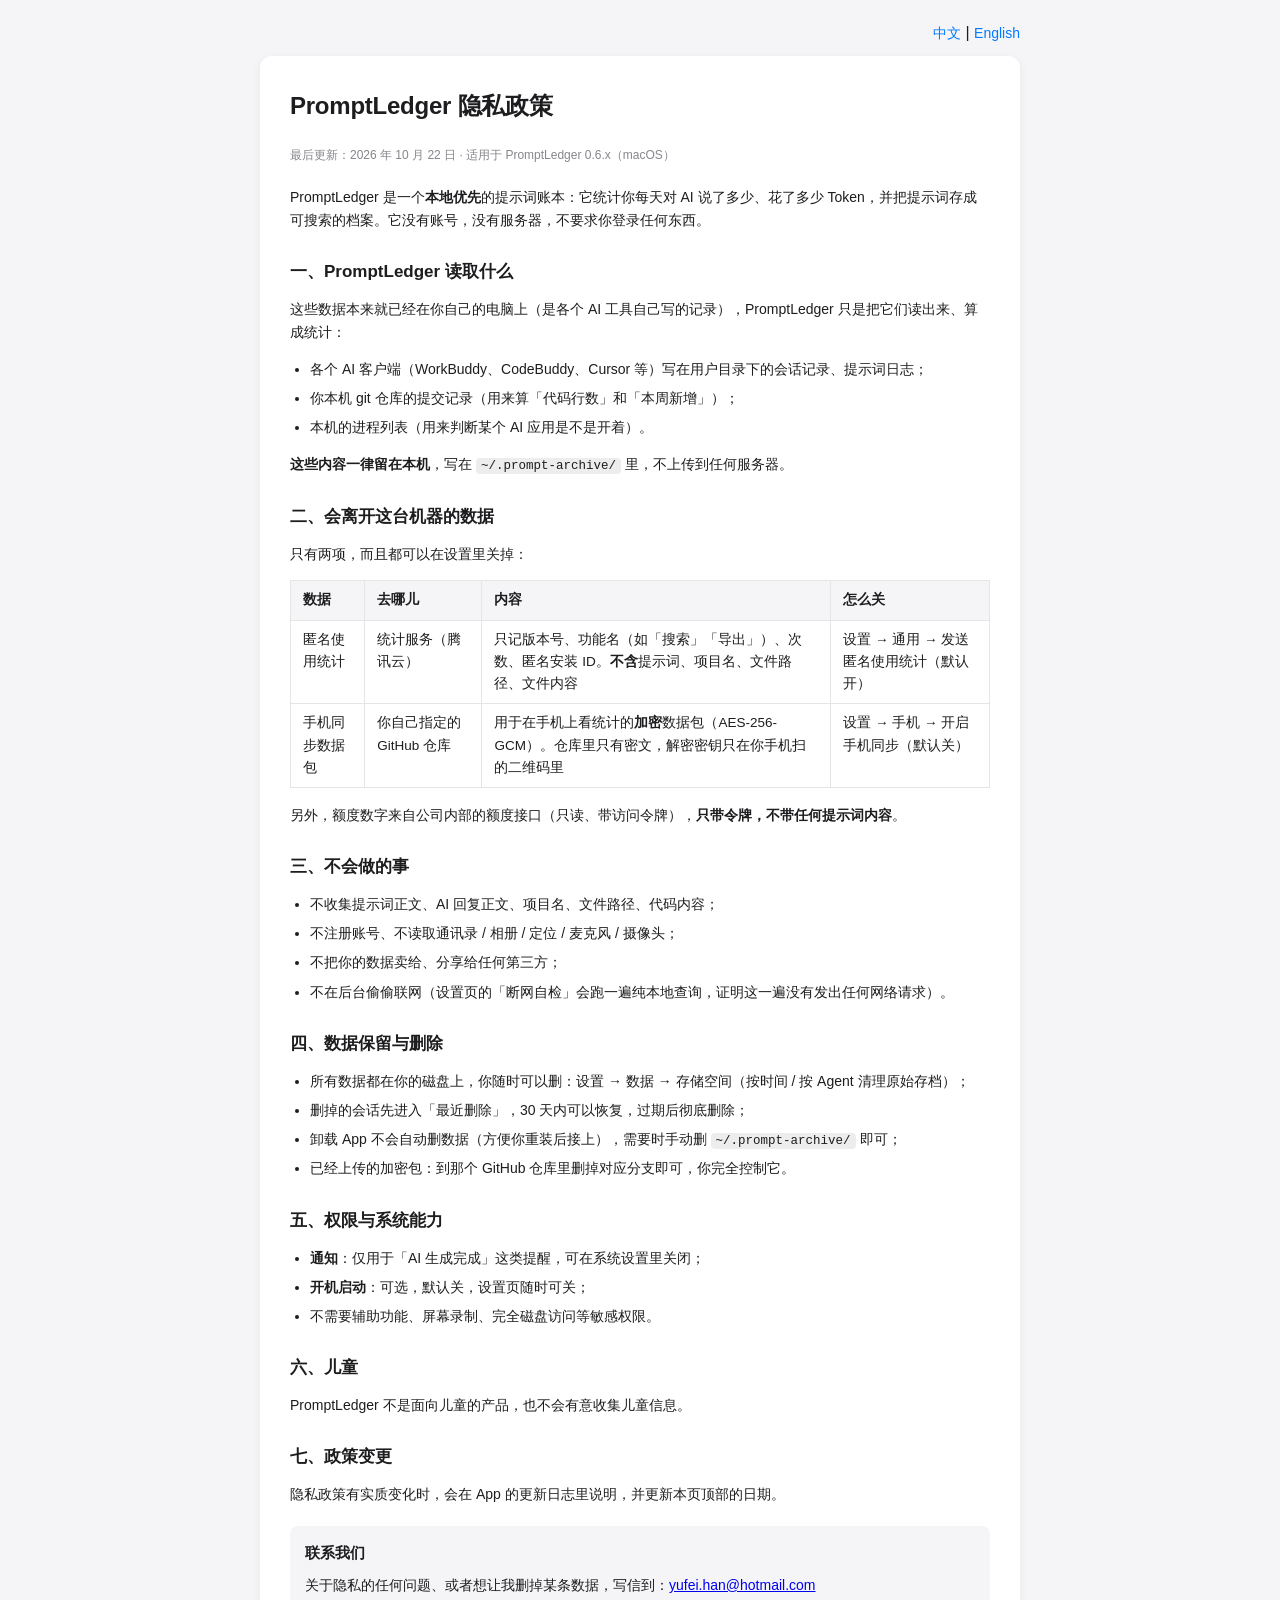
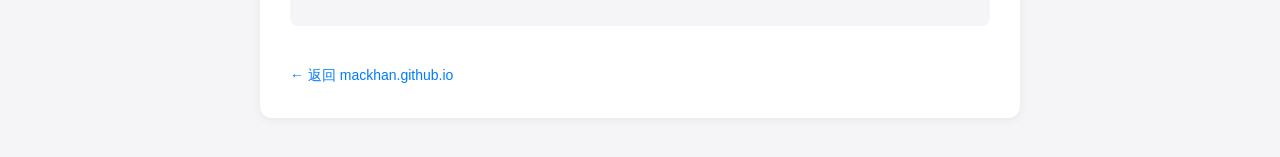
<file: content/static/promptledger/privacy-policy/index.html>
<!DOCTYPE html>
<html lang="zh-CN">
<head>
    <meta charset="UTF-8">
    <meta name="viewport" content="width=device-width, initial-scale=1.0">
    <title>PromptLedger 隐私政策 / Privacy Policy</title>
    <style>
        * { margin: 0; padding: 0; box-sizing: border-box; }
        body {
            font-family: -apple-system, BlinkMacSystemFont, "Segoe UI", Roboto, "Helvetica Neue", Arial, sans-serif;
            line-height: 1.65; color: #1d1d1f; background-color: #f5f5f7;
            padding: 20px; max-width: 800px; margin: 0 auto;
        }
        @media (prefers-color-scheme: dark) {
            body { background-color: #1c1c1e; color: #f5f5f7; }
            .container { background: #2c2c2e; box-shadow: 0 2px 10px rgba(0,0,0,.4); }
            h1, h2, h3 { color: #f5f5f7; }
            .contact-info { background: #3a3a3c; }
            table th { background: #3a3a3c; }
            th, td { border-color: #48484a; }
            .last-updated { color: #a1a1a6; }
        }
        .container { background: white; border-radius: 12px; padding: 30px; box-shadow: 0 2px 10px rgba(0,0,0,0.06); margin-bottom: 20px; }
        h1 { color: #1d1d1f; margin-bottom: 20px; font-size: 24px; font-weight: 600; letter-spacing: -.01em; }
        h2 { color: #1d1d1f; margin: 26px 0 12px; font-size: 17px; font-weight: 600; }
        p { margin-bottom: 14px; font-size: 14px; }
        ul { margin-left: 20px; margin-bottom: 14px; }
        li { margin-bottom: 6px; font-size: 14px; }
        code { font-family: ui-monospace, SFMono-Regular, Menlo, monospace; font-size: 12.5px;
               background: rgba(128,128,128,.14); padding: 1px 5px; border-radius: 4px; }
        .last-updated { color: #86868b; font-size: 12px; margin-bottom: 20px; }
        .contact-info { background: #f5f5f7; padding: 15px; border-radius: 8px; margin: 20px 0; }
        .contact-info h3 { margin-bottom: 8px; font-size: 15px; }
        .lang-switch { text-align: right; margin-bottom: 10px; }
        .lang-switch a { color: #007AFF; text-decoration: none; font-size: 14px; cursor: pointer; }
        .lang-switch a:hover { text-decoration: underline; }
        table { width: 100%; border-collapse: collapse; margin: 10px 0 16px; }
        th, td { border: 1px solid #e5e5e5; padding: 8px 12px; text-align: left; font-size: 13.5px; vertical-align: top; }
        th { background: #f5f5f7; font-weight: 600; }
        .back-link { display: inline-block; margin-top: 18px; color: #007AFF; text-decoration: none; font-size: 14px; }
        .back-link:hover { text-decoration: underline; }
        #en { display: none; }
    </style>
</head>
<body>
    <div class="lang-switch">
        <a onclick="document.getElementById('zh').style.display='block';document.getElementById('en').style.display='none';">中文</a> |
        <a onclick="document.getElementById('zh').style.display='none';document.getElementById('en').style.display='block';">English</a>
    </div>

    <div id="zh" class="container">
        <h1>PromptLedger 隐私政策</h1>
        <p class="last-updated">最后更新：2026 年 10 月 22 日 · 适用于 PromptLedger 0.6.x（macOS）</p>

        <p>PromptLedger 是一个<b>本地优先</b>的提示词账本：它统计你每天对 AI 说了多少、花了多少 Token，并把提示词存成可搜索的档案。它没有账号，没有服务器，不要求你登录任何东西。</p>

        <h2>一、PromptLedger 读取什么</h2>
        <p>这些数据本来就已经在你自己的电脑上（是各个 AI 工具自己写的记录），PromptLedger 只是把它们读出来、算成统计：</p>
        <ul>
            <li>各个 AI 客户端（WorkBuddy、CodeBuddy、Cursor 等）写在用户目录下的会话记录、提示词日志；</li>
            <li>你本机 git 仓库的提交记录（用来算「代码行数」和「本周新增」）；</li>
            <li>本机的进程列表（用来判断某个 AI 应用是不是开着）。</li>
        </ul>
        <p><b>这些内容一律留在本机</b>，写在 <code>~/.prompt-archive/</code> 里，不上传到任何服务器。</p>

        <h2>二、会离开这台机器的数据</h2>
        <p>只有两项，而且都可以在设置里关掉：</p>
        <table>
            <tr><th>数据</th><th>去哪儿</th><th>内容</th><th>怎么关</th></tr>
            <tr>
                <td>匿名使用统计</td>
                <td>统计服务（腾讯云）</td>
                <td>只记版本号、功能名（如「搜索」「导出」）、次数、匿名安装 ID。<b>不含</b>提示词、项目名、文件路径、文件内容</td>
                <td>设置 → 通用 → 发送匿名使用统计（默认开）</td>
            </tr>
            <tr>
                <td>手机同步数据包</td>
                <td>你自己指定的 GitHub 仓库</td>
                <td>用于在手机上看统计的<b>加密</b>数据包（AES-256-GCM）。仓库里只有密文，解密密钥只在你手机扫的二维码里</td>
                <td>设置 → 手机 → 开启手机同步（默认关）</td>
            </tr>
        </table>
        <p>另外，额度数字来自公司内部的额度接口（只读、带访问令牌），<b>只带令牌，不带任何提示词内容</b>。</p>

        <h2>三、不会做的事</h2>
        <ul>
            <li>不收集提示词正文、AI 回复正文、项目名、文件路径、代码内容；</li>
            <li>不注册账号、不读取通讯录 / 相册 / 定位 / 麦克风 / 摄像头；</li>
            <li>不把你的数据卖给、分享给任何第三方；</li>
            <li>不在后台偷偷联网（设置页的「断网自检」会跑一遍纯本地查询，证明这一遍没有发出任何网络请求）。</li>
        </ul>

        <h2>四、数据保留与删除</h2>
        <ul>
            <li>所有数据都在你的磁盘上，你随时可以删：设置 → 数据 → 存储空间（按时间 / 按 Agent 清理原始存档）；</li>
            <li>删掉的会话先进入「最近删除」，30 天内可以恢复，过期后彻底删除；</li>
            <li>卸载 App 不会自动删数据（方便你重装后接上），需要时手动删 <code>~/.prompt-archive/</code> 即可；</li>
            <li>已经上传的加密包：到那个 GitHub 仓库里删掉对应分支即可，你完全控制它。</li>
        </ul>

        <h2>五、权限与系统能力</h2>
        <ul>
            <li><b>通知</b>：仅用于「AI 生成完成」这类提醒，可在系统设置里关闭；</li>
            <li><b>开机启动</b>：可选，默认关，设置页随时可关；</li>
            <li>不需要辅助功能、屏幕录制、完全磁盘访问等敏感权限。</li>
        </ul>

        <h2>六、儿童</h2>
        <p>PromptLedger 不是面向儿童的产品，也不会有意收集儿童信息。</p>

        <h2>七、政策变更</h2>
        <p>隐私政策有实质变化时，会在 App 的更新日志里说明，并更新本页顶部的日期。</p>

        <div class="contact-info">
            <h3>联系我们</h3>
            <p>关于隐私的任何问题、或者想让我删掉某条数据，写信到：<a href="mailto:yufei.han@hotmail.com">yufei.han@hotmail.com</a></p>
        </div>

        <a class="back-link" href="https://mackhan.github.io/">← 返回 mackhan.github.io</a>
    </div>

    <div id="en" class="container">
        <h1>PromptLedger Privacy Policy</h1>
        <p class="last-updated">Last updated: October 22, 2026 · applies to PromptLedger 0.6.x (macOS)</p>

        <p>PromptLedger is a <b>local-first</b> ledger for your AI prompts: it counts how much you ask and how many tokens you spend, and keeps your prompts searchable. There is no account, no server, and nothing to sign in to.</p>

        <h2>1. What PromptLedger reads</h2>
        <p>All of it is already on your own machine — written by the AI tools you use. PromptLedger only reads and summarises:</p>
        <ul>
            <li>session transcripts and prompt logs that AI clients (WorkBuddy, CodeBuddy, Cursor, …) write into your home directory;</li>
            <li>commit history of your local git repositories (for the lines-of-code numbers);</li>
            <li>the local process list (to tell whether an AI app is running).</li>
        </ul>
        <p><b>None of this leaves your machine.</b> It lives in <code>~/.prompt-archive/</code>.</p>

        <h2>2. What does leave the machine</h2>
        <p>Exactly two things, both switchable in Settings:</p>
        <table>
            <tr><th>Data</th><th>Destination</th><th>Contents</th><th>How to turn off</th></tr>
            <tr>
                <td>Anonymous usage stats</td>
                <td>Analytics service (Tencent Cloud)</td>
                <td>Version, feature names (e.g. "search", "export"), counts, a random install ID. <b>Never</b> prompts, project names, paths or file contents</td>
                <td>Settings → General → Send anonymous usage stats (on by default)</td>
            </tr>
            <tr>
                <td>Phone sync bundle</td>
                <td>A GitHub repository you choose</td>
                <td>An <b>encrypted</b> bundle (AES-256-GCM) used to show stats on your phone. The repo only holds ciphertext; the key lives in the QR code you scan</td>
                <td>Settings → Phone → Enable phone sync (off by default)</td>
            </tr>
        </table>
        <p>Quota figures come from an internal, read-only quota endpoint (access token only — no prompt content).</p>

        <h2>3. What PromptLedger never does</h2>
        <ul>
            <li>No collection of prompt text, AI replies, project names, file paths or code;</li>
            <li>No accounts, no access to contacts, photos, location, microphone or camera;</li>
            <li>No selling or sharing your data with third parties;</li>
            <li>No hidden network calls — the "offline self-check" in Settings runs a local-only query to prove it.</li>
        </ul>

        <h2>4. Retention and deletion</h2>
        <ul>
            <li>All data is on your disk: Settings → Data → Storage to purge raw archives by age or by agent;</li>
            <li>Deleted conversations go to "Recently deleted" for 30 days, then disappear;</li>
            <li>Uninstalling does not wipe data (so a reinstall can pick up where you left off); delete <code>~/.prompt-archive/</code> when you want it gone;</li>
            <li>To remove uploaded bundles, delete the branch in your GitHub repository — you own it.</li>
        </ul>

        <h2>5. Permissions</h2>
        <ul>
            <li><b>Notifications</b>: only for "the AI finished" style reminders; can be turned off in System Settings;</li>
            <li><b>Launch at login</b>: optional and off by default;</li>
            <li>No accessibility, screen recording or full disk access is required.</li>
        </ul>

        <h2>6. Children</h2>
        <p>PromptLedger is not directed at children and does not knowingly collect their data.</p>

        <h2>7. Changes</h2>
        <p>Material changes are noted in the app's changelog, and the date at the top of this page is updated.</p>

        <div class="contact-info">
            <h3>Contact</h3>
            <p>Questions about privacy, or a request to delete something: <a href="mailto:yufei.han@hotmail.com">yufei.han@hotmail.com</a></p>
        </div>

        <a class="back-link" href="https://mackhan.github.io/">← Back to mackhan.github.io</a>
    </div>
</body>
</html>
</file>
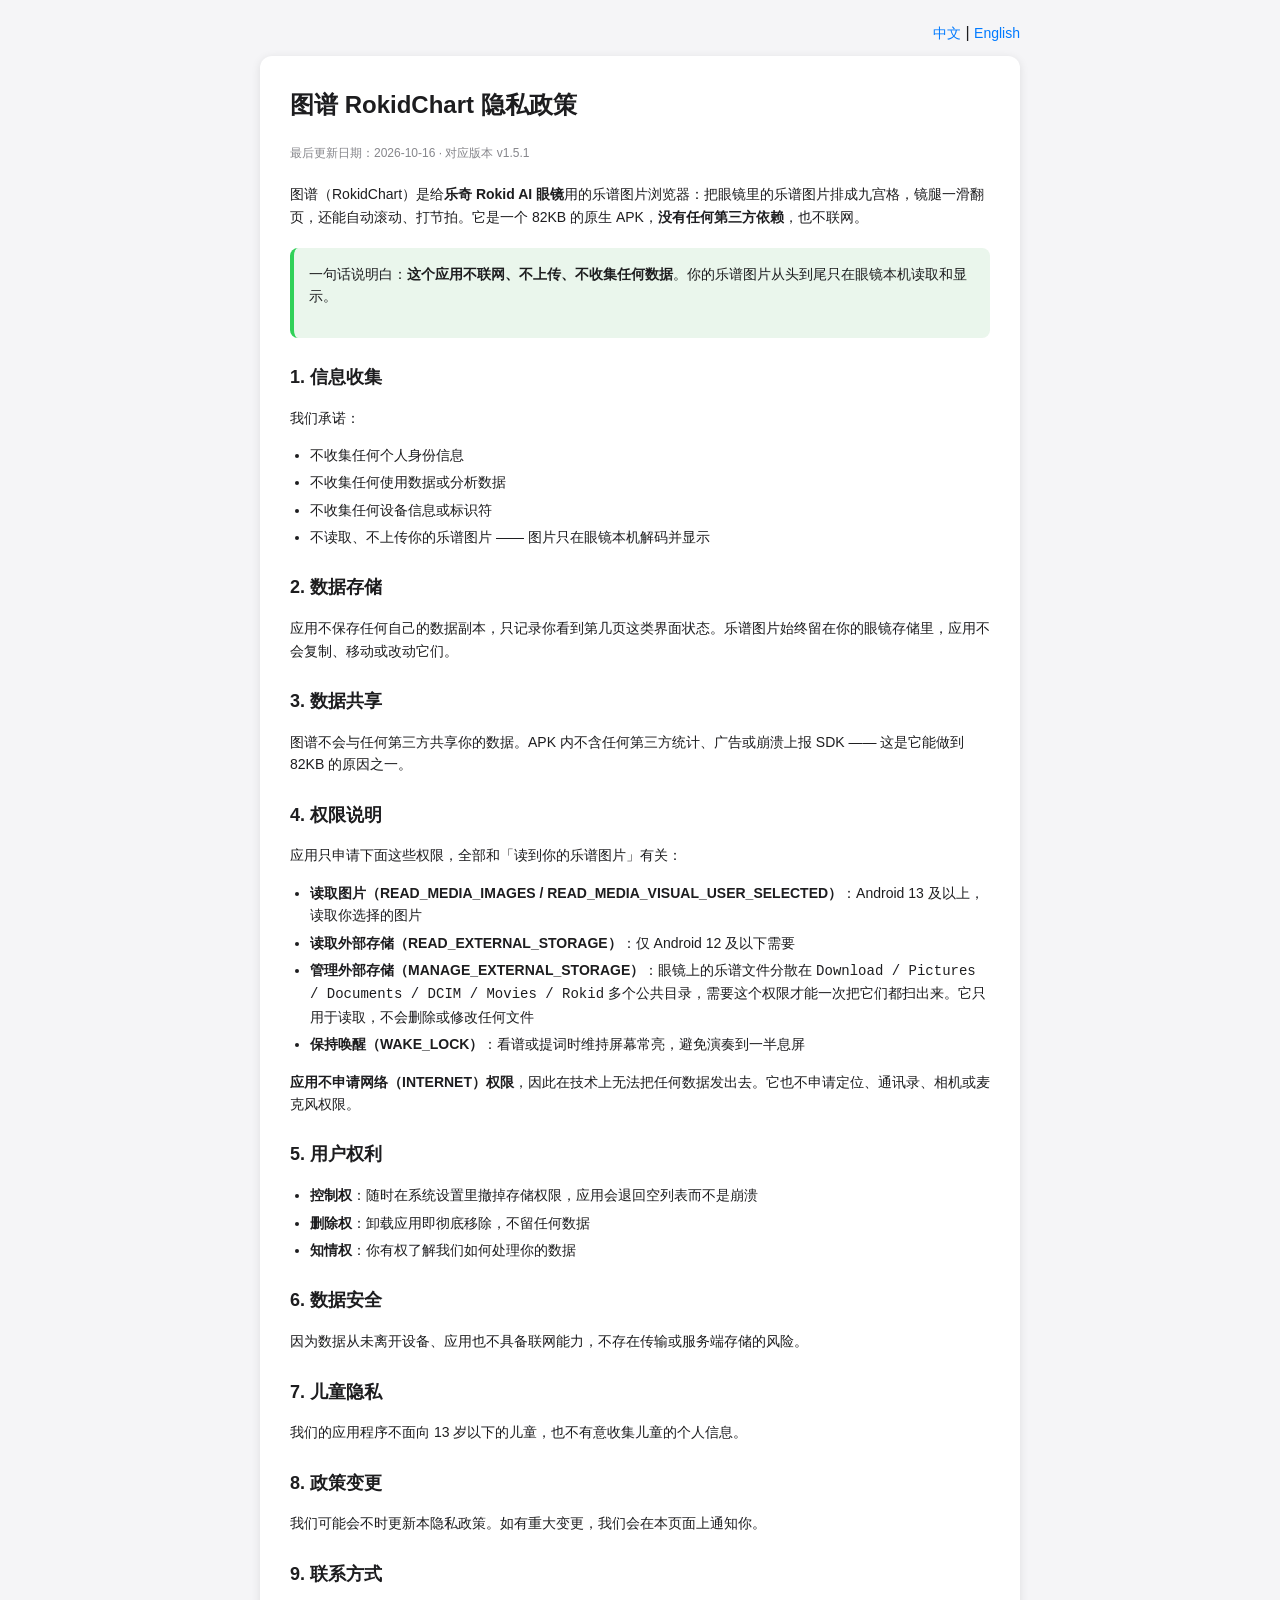
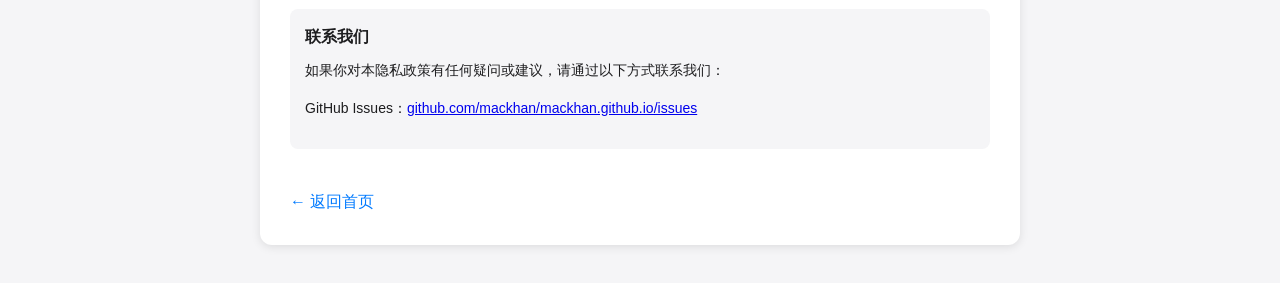
<file: content/static/rokidchart/privacy-policy/index.html>
<!DOCTYPE html>
<html lang="zh-CN">
<head>
    <meta charset="UTF-8">
    <meta name="viewport" content="width=device-width, initial-scale=1.0">
    <title>图谱 RokidChart 隐私政策 / Privacy Policy</title>
    <style>
        * { margin: 0; padding: 0; box-sizing: border-box; }
        body {
            font-family: -apple-system, BlinkMacSystemFont, "Segoe UI", Roboto, "Helvetica Neue", Arial, sans-serif;
            line-height: 1.6; color: #1d1d1f; background-color: #f5f5f7;
            padding: 20px; max-width: 800px; margin: 0 auto;
        }
        .container { background: white; border-radius: 12px; padding: 30px; box-shadow: 0 2px 10px rgba(0,0,0,0.1); margin-bottom: 20px; }
        h1 { color: #1d1d1f; margin-bottom: 20px; font-size: 24px; font-weight: 600; }
        h2 { color: #1d1d1f; margin: 25px 0 15px 0; font-size: 18px; font-weight: 600; }
        p { margin-bottom: 15px; font-size: 14px; }
        ul { margin-left: 20px; margin-bottom: 15px; }
        li { margin-bottom: 5px; font-size: 14px; }
        .last-updated { color: #86868b; font-size: 12px; margin-bottom: 20px; }
        .notice { background: #eaf6ec; border-left: 4px solid #30d158; padding: 15px; border-radius: 8px; margin: 20px 0; }
        .contact-info { background: #f5f5f7; padding: 15px; border-radius: 8px; margin: 20px 0; }
        .contact-info h3 { margin-bottom: 10px; font-size: 16px; }
        .lang-switch { text-align: right; margin-bottom: 10px; }
        .lang-switch a { color: #007AFF; text-decoration: none; font-size: 14px; cursor: pointer; }
        .lang-switch a:hover { text-decoration: underline; }
        .back-link { display: inline-block; margin-top: 20px; color: #007AFF; text-decoration: none; }
        .back-link:hover { text-decoration: underline; }
        #en { display: none; }
    </style>
</head>
<body>
    <div class="lang-switch">
        <a onclick="document.getElementById('zh').style.display='block';document.getElementById('en').style.display='none';">中文</a> |
        <a onclick="document.getElementById('zh').style.display='none';document.getElementById('en').style.display='block';">English</a>
    </div>
    <div id="zh" class="container">
        <h1>图谱 RokidChart 隐私政策</h1>
        <p class="last-updated">最后更新日期：2026-10-16 · 对应版本 v1.5.1</p>
        <p>图谱（RokidChart）是给<strong>乐奇 Rokid AI 眼镜</strong>用的乐谱图片浏览器：把眼镜里的乐谱图片排成九宫格，镜腿一滑翻页，还能自动滚动、打节拍。它是一个 82KB 的原生 APK，<strong>没有任何第三方依赖</strong>，也不联网。</p>

        <div class="notice">
            <p>一句话说明白：<strong>这个应用不联网、不上传、不收集任何数据</strong>。你的乐谱图片从头到尾只在眼镜本机读取和显示。</p>
        </div>

        <h2>1. 信息收集</h2>
        <p>我们承诺：</p>
        <ul>
            <li>不收集任何个人身份信息</li>
            <li>不收集任何使用数据或分析数据</li>
            <li>不收集任何设备信息或标识符</li>
            <li>不读取、不上传你的乐谱图片 —— 图片只在眼镜本机解码并显示</li>
        </ul>

        <h2>2. 数据存储</h2>
        <p>应用不保存任何自己的数据副本，只记录你看到第几页这类界面状态。乐谱图片始终留在你的眼镜存储里，应用不会复制、移动或改动它们。</p>

        <h2>3. 数据共享</h2>
        <p>图谱不会与任何第三方共享你的数据。APK 内不含任何第三方统计、广告或崩溃上报 SDK —— 这是它能做到 82KB 的原因之一。</p>

        <h2>4. 权限说明</h2>
        <p>应用只申请下面这些权限，全部和「读到你的乐谱图片」有关：</p>
        <ul>
            <li><strong>读取图片（READ_MEDIA_IMAGES / READ_MEDIA_VISUAL_USER_SELECTED）</strong>：Android 13 及以上，读取你选择的图片</li>
            <li><strong>读取外部存储（READ_EXTERNAL_STORAGE）</strong>：仅 Android 12 及以下需要</li>
            <li><strong>管理外部存储（MANAGE_EXTERNAL_STORAGE）</strong>：眼镜上的乐谱文件分散在 <code>Download / Pictures / Documents / DCIM / Movies / Rokid</code> 多个公共目录，需要这个权限才能一次把它们都扫出来。它只用于读取，不会删除或修改任何文件</li>
            <li><strong>保持唤醒（WAKE_LOCK）</strong>：看谱或提词时维持屏幕常亮，避免演奏到一半息屏</li>
        </ul>
        <p><strong>应用不申请网络（INTERNET）权限</strong>，因此在技术上无法把任何数据发出去。它也不申请定位、通讯录、相机或麦克风权限。</p>

        <h2>5. 用户权利</h2>
        <ul>
            <li><strong>控制权</strong>：随时在系统设置里撤掉存储权限，应用会退回空列表而不是崩溃</li>
            <li><strong>删除权</strong>：卸载应用即彻底移除，不留任何数据</li>
            <li><strong>知情权</strong>：你有权了解我们如何处理你的数据</li>
        </ul>

        <h2>6. 数据安全</h2>
        <p>因为数据从未离开设备、应用也不具备联网能力，不存在传输或服务端存储的风险。</p>

        <h2>7. 儿童隐私</h2>
        <p>我们的应用程序不面向 13 岁以下的儿童，也不有意收集儿童的个人信息。</p>

        <h2>8. 政策变更</h2>
        <p>我们可能会不时更新本隐私政策。如有重大变更，我们会在本页面上通知你。</p>

        <h2>9. 联系方式</h2>
        <div class="contact-info">
            <h3>联系我们</h3>
            <p>如果你对本隐私政策有任何疑问或建议，请通过以下方式联系我们：</p>
            <p>GitHub Issues：<a href="https://github.com/mackhan/mackhan.github.io/issues">github.com/mackhan/mackhan.github.io/issues</a></p>
        </div>
        <a href="/" class="back-link">&larr; 返回首页</a>
    </div>
    <div id="en" class="container">
        <h1>Tupu (RokidChart) Privacy Policy</h1>
        <p class="last-updated">Last updated: 2026-10-16 · for v1.5.1</p>
        <p>Tupu (RokidChart) is a sheet-music image viewer for <strong>Rokid AI glasses</strong>: it lays out your sheet-music images in a grid, you turn pages by swiping the temple, and it can auto-scroll and keep a beat. It is an 82 KB native APK with <strong>no third-party dependencies</strong> and no network access.</p>

        <div class="notice">
            <p>In one line: <strong>this app does not connect to the network, does not upload anything, and collects no data.</strong> Your sheet music is read and displayed on the glasses, and nowhere else.</p>
        </div>

        <h2>1. Data Collection</h2>
        <p>We are committed to:</p>
        <ul>
            <li>Not collecting any personal identification information</li>
            <li>Not collecting any usage or analytics data</li>
            <li>Not collecting any device information or identifiers</li>
            <li>Not reading or uploading your sheet-music images — they are decoded and shown on the device only</li>
        </ul>

        <h2>2. Data Storage</h2>
        <p>The app keeps no copy of your data; it only remembers interface state such as which page you are on. Your images stay in the glasses' storage — the app never copies, moves or modifies them.</p>

        <h2>3. Data Sharing</h2>
        <p>Tupu does not share your data with any third party. The APK contains no third-party analytics, advertising or crash-reporting SDK — part of the reason it fits in 82 KB.</p>

        <h2>4. Permissions</h2>
        <p>The app requests only the following permissions, all related to reading your sheet music:</p>
        <ul>
            <li><strong>Read images (READ_MEDIA_IMAGES / READ_MEDIA_VISUAL_USER_SELECTED)</strong>: on Android 13 and above, to read the images you select</li>
            <li><strong>Read external storage (READ_EXTERNAL_STORAGE)</strong>: needed only on Android 12 and below</li>
            <li><strong>Manage external storage (MANAGE_EXTERNAL_STORAGE)</strong>: on the glasses, sheet music is scattered across several public folders — <code>Download / Pictures / Documents / DCIM / Movies / Rokid</code>. This permission lets the app find them all in one pass. It is used for reading only; nothing is deleted or modified</li>
            <li><strong>Keep awake (WAKE_LOCK)</strong>: keeps the screen on while you read or are prompted, so it does not dim mid-performance</li>
        </ul>
        <p><strong>The app does not request the INTERNET permission</strong>, so it cannot send any data out. It also does not request location, contacts, camera or microphone access.</p>

        <h2>5. User Rights</h2>
        <ul>
            <li><strong>Control</strong>: revoke the storage permission in system settings at any time; the app falls back to an empty list rather than crashing</li>
            <li><strong>Deletion</strong>: uninstalling the app removes everything, leaving no data behind</li>
            <li><strong>Information</strong>: you have the right to know how we handle your data</li>
        </ul>

        <h2>6. Data Security</h2>
        <p>Because data never leaves the device and the app has no network capability, there is no transfer or server-side storage risk.</p>

        <h2>7. Children's Privacy</h2>
        <p>Our application is not intended for children under 13 years of age, and we do not knowingly collect personal information from children.</p>

        <h2>8. Policy Changes</h2>
        <p>We may update this privacy policy from time to time. If there are significant changes, we will notify you on this page.</p>

        <h2>9. Contact</h2>
        <div class="contact-info">
            <h3>Contact us</h3>
            <p>If you have any questions or suggestions about this privacy policy, please reach us at:</p>
            <p>GitHub Issues: <a href="https://github.com/mackhan/mackhan.github.io/issues">github.com/mackhan/mackhan.github.io/issues</a></p>
        </div>
        <a href="/" class="back-link">&larr; Back to home</a>
    </div>
</body>
</html>
</file>
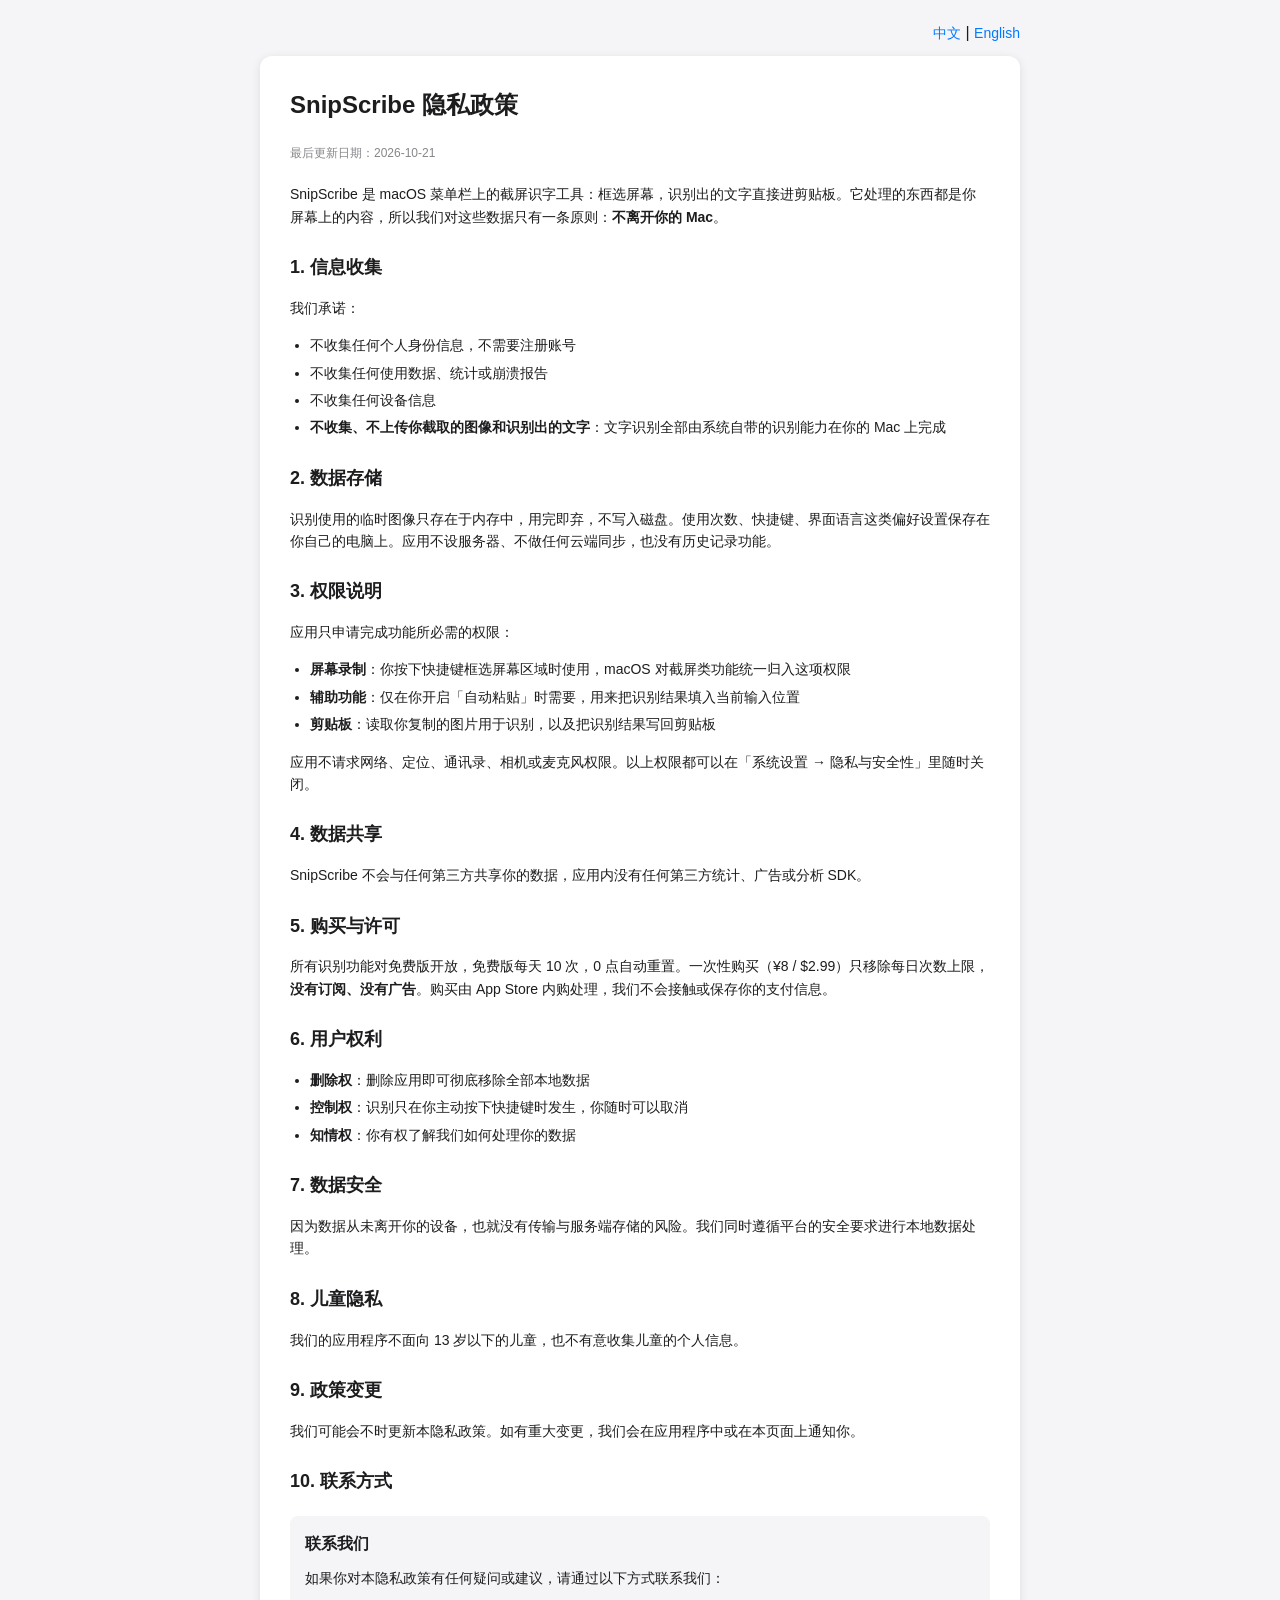
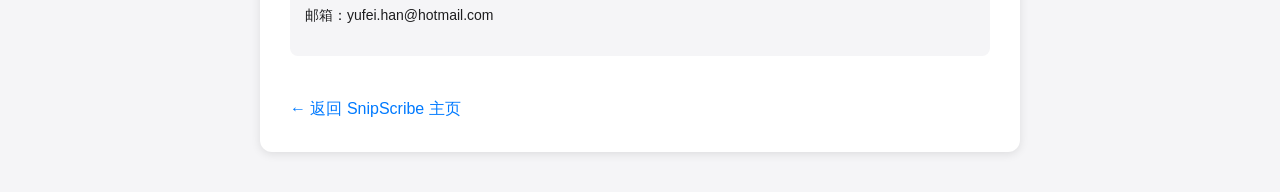
<file: content/static/snipscribe/privacy-policy/index.html>
<!DOCTYPE html>
<html lang="zh-CN">
<head>
    <meta charset="UTF-8">
    <meta name="viewport" content="width=device-width, initial-scale=1.0">
    <title>SnipScribe 隐私政策 / Privacy Policy</title>
    <style>
        * { margin: 0; padding: 0; box-sizing: border-box; }
        body {
            font-family: -apple-system, BlinkMacSystemFont, "Segoe UI", Roboto, "Helvetica Neue", Arial, sans-serif;
            line-height: 1.6; color: #1d1d1f; background-color: #f5f5f7;
            padding: 20px; max-width: 800px; margin: 0 auto;
        }
        .container { background: white; border-radius: 12px; padding: 30px; box-shadow: 0 2px 10px rgba(0,0,0,0.1); margin-bottom: 20px; }
        h1 { color: #1d1d1f; margin-bottom: 20px; font-size: 24px; font-weight: 600; }
        h2 { color: #1d1d1f; margin: 25px 0 15px 0; font-size: 18px; font-weight: 600; }
        p { margin-bottom: 15px; font-size: 14px; }
        ul { margin-left: 20px; margin-bottom: 15px; }
        li { margin-bottom: 5px; font-size: 14px; }
        .last-updated { color: #86868b; font-size: 12px; margin-bottom: 20px; }
        .contact-info { background: #f5f5f7; padding: 15px; border-radius: 8px; margin: 20px 0; }
        .contact-info h3 { margin-bottom: 10px; font-size: 16px; }
        .lang-switch { text-align: right; margin-bottom: 10px; }
        .lang-switch a { color: #007AFF; text-decoration: none; font-size: 14px; cursor: pointer; }
        .lang-switch a:hover { text-decoration: underline; }
        .back-link { display: inline-block; margin-top: 20px; color: #007AFF; text-decoration: none; }
        .back-link:hover { text-decoration: underline; }
        #en { display: none; }
    </style>
</head>
<body>
    <div class="lang-switch">
        <a onclick="document.getElementById('zh').style.display='block';document.getElementById('en').style.display='none';">中文</a> |
        <a onclick="document.getElementById('zh').style.display='none';document.getElementById('en').style.display='block';">English</a>
    </div>
    <div id="zh" class="container">
        <h1>SnipScribe 隐私政策</h1>
        <p class="last-updated">最后更新日期：2026-10-21</p>
        <p>SnipScribe 是 macOS 菜单栏上的截屏识字工具：框选屏幕，识别出的文字直接进剪贴板。它处理的东西都是你屏幕上的内容，所以我们对这些数据只有一条原则：<strong>不离开你的 Mac</strong>。</p>

        <h2>1. 信息收集</h2>
        <p>我们承诺：</p>
        <ul>
            <li>不收集任何个人身份信息，不需要注册账号</li>
            <li>不收集任何使用数据、统计或崩溃报告</li>
            <li>不收集任何设备信息</li>
            <li><strong>不收集、不上传你截取的图像和识别出的文字</strong>：文字识别全部由系统自带的识别能力在你的 Mac 上完成</li>
        </ul>

        <h2>2. 数据存储</h2>
        <p>识别使用的临时图像只存在于内存中，用完即弃，不写入磁盘。使用次数、快捷键、界面语言这类偏好设置保存在你自己的电脑上。应用不设服务器、不做任何云端同步，也没有历史记录功能。</p>

        <h2>3. 权限说明</h2>
        <p>应用只申请完成功能所必需的权限：</p>
        <ul>
            <li><strong>屏幕录制</strong>：你按下快捷键框选屏幕区域时使用，macOS 对截屏类功能统一归入这项权限</li>
            <li><strong>辅助功能</strong>：仅在你开启「自动粘贴」时需要，用来把识别结果填入当前输入位置</li>
            <li><strong>剪贴板</strong>：读取你复制的图片用于识别，以及把识别结果写回剪贴板</li>
        </ul>
        <p>应用不请求网络、定位、通讯录、相机或麦克风权限。以上权限都可以在「系统设置 → 隐私与安全性」里随时关闭。</p>

        <h2>4. 数据共享</h2>
        <p>SnipScribe 不会与任何第三方共享你的数据，应用内没有任何第三方统计、广告或分析 SDK。</p>

        <h2>5. 购买与许可</h2>
        <p>所有识别功能对免费版开放，免费版每天 10 次，0 点自动重置。一次性购买（¥8 / $2.99）只移除每日次数上限，<strong>没有订阅、没有广告</strong>。购买由 App Store 内购处理，我们不会接触或保存你的支付信息。</p>

        <h2>6. 用户权利</h2>
        <ul>
            <li><strong>删除权</strong>：删除应用即可彻底移除全部本地数据</li>
            <li><strong>控制权</strong>：识别只在你主动按下快捷键时发生，你随时可以取消</li>
            <li><strong>知情权</strong>：你有权了解我们如何处理你的数据</li>
        </ul>

        <h2>7. 数据安全</h2>
        <p>因为数据从未离开你的设备，也就没有传输与服务端存储的风险。我们同时遵循平台的安全要求进行本地数据处理。</p>

        <h2>8. 儿童隐私</h2>
        <p>我们的应用程序不面向 13 岁以下的儿童，也不有意收集儿童的个人信息。</p>

        <h2>9. 政策变更</h2>
        <p>我们可能会不时更新本隐私政策。如有重大变更，我们会在应用程序中或在本页面上通知你。</p>

        <h2>10. 联系方式</h2>
        <div class="contact-info">
            <h3>联系我们</h3>
            <p>如果你对本隐私政策有任何疑问或建议，请通过以下方式联系我们：</p>
            <p>邮箱：yufei.han@hotmail.com</p>
        </div>
        <a href="/snipscribe/" class="back-link">&larr; 返回 SnipScribe 主页</a>
    </div>
    <div id="en" class="container">
        <h1>SnipScribe Privacy Policy</h1>
        <p class="last-updated">Last updated: 2026-10-21</p>
        <p>SnipScribe is a screenshot-to-text tool that lives in your macOS menu bar: select part of the screen and the recognized text goes straight to your clipboard. Everything it touches comes from your own screen, so we follow one rule only: <strong>it never leaves your Mac</strong>.</p>

        <h2>1. Data Collection</h2>
        <p>We are committed to:</p>
        <ul>
            <li>Not collecting any personal identification information — no account, no sign-up</li>
            <li>Not collecting any usage, analytics or crash data</li>
            <li>Not collecting any device information</li>
            <li><strong>Not collecting or uploading the images you capture or the text recognized from them</strong> — recognition runs entirely on your Mac using the system's built-in capability</li>
        </ul>

        <h2>2. Data Storage</h2>
        <p>Captured images exist only in memory while they are being recognized and are discarded afterwards; nothing is written to disk. Preferences such as usage count, hotkeys and interface language are stored on your own computer. The app has no server, performs no cloud sync, and keeps no history.</p>

        <h2>3. Permissions</h2>
        <p>The app asks only for what the feature needs:</p>
        <ul>
            <li><strong>Screen Recording</strong>: used when you press the hotkey and select an area — macOS groups all screen capture under this permission</li>
            <li><strong>Accessibility</strong>: needed only if you turn on auto-paste, so the recognized text can be typed into the field you are in</li>
            <li><strong>Clipboard</strong>: reading the image you copied for recognition, and writing the result back</li>
        </ul>
        <p>The app does not request network, location, contacts, camera or microphone access. You can revoke any of the above at any time in System Settings → Privacy &amp; Security.</p>

        <h2>4. Data Sharing</h2>
        <p>SnipScribe does not share your data with any third party, and contains no third-party analytics, advertising or tracking SDK.</p>

        <h2>5. Purchases and Licensing</h2>
        <p>Every recognition feature is available in the free version, limited to 10 uses per day and reset at midnight. A one-time purchase (¥8 / $2.99) only removes that daily limit — <strong>no subscription, no ads</strong>. Purchases are handled by App Store in-app purchase; we never receive or store your payment information.</p>

        <h2>6. User Rights</h2>
        <ul>
            <li><strong>Deletion</strong>: removing the app removes all local data completely</li>
            <li><strong>Control</strong>: recognition only happens when you press the hotkey, and you can cancel at any time</li>
            <li><strong>Information</strong>: you have the right to know how we handle your data</li>
        </ul>

        <h2>7. Data Security</h2>
        <p>Because data never leaves your device, there is no transfer or server-side storage risk. We also follow platform security requirements for local processing.</p>

        <h2>8. Children's Privacy</h2>
        <p>Our application is not intended for children under 13 years of age, and we do not knowingly collect personal information from children.</p>

        <h2>9. Policy Changes</h2>
        <p>We may update this privacy policy from time to time. If there are significant changes, we will notify you in the app or on this page.</p>

        <h2>10. Contact</h2>
        <div class="contact-info">
            <h3>Contact us</h3>
            <p>If you have any questions or suggestions about this privacy policy, please reach us at:</p>
            <p>Email: yufei.han@hotmail.com</p>
        </div>
        <a href="/snipscribe/" class="back-link">&larr; Back to SnipScribe</a>
    </div>
</body>
</html>
</file>
<file: pa/style.css>
:root {
  --bg: #fbfbfc; --card: #ffffff; --fg: #1c1c1e; --muted: #6e6e73; --dim: #a1a1a6; --line: #e5e5ea;
  --accent: #ff9f43; --accent-soft: rgba(255, 159, 67, .14); --err: #d93025; --ok: #1e8e3e;
  --mono: ui-monospace, SFMono-Regular, Menlo, Consolas, monospace;
}
@media (prefers-color-scheme: dark) {
  :root { --bg: #1c1c1e; --card: #2c2c2e; --fg: #f2f2f7; --muted: #aeaeb2; --dim: #6e6e73; --line: #3a3a3c;
          --accent-soft: rgba(255, 159, 67, .2); --err: #ff6b5b; --ok: #5bd17a; }
}
* { box-sizing: border-box; margin: 0; padding: 0; }
[hidden] { display: none !important; }
html, body { background: var(--bg); }
body { font: 15px/1.55 -apple-system, system-ui, "PingFang SC", "Microsoft YaHei", sans-serif; color: var(--fg);
       -webkit-font-smoothing: antialiased; -webkit-text-size-adjust: 100%; }
.app { max-width: 640px; margin: 0 auto; min-height: 100vh; display: flex; flex-direction: column;
       padding: env(safe-area-inset-top) env(safe-area-inset-right) 0 env(safe-area-inset-left); }
header { display: flex; justify-content: space-between; align-items: center; padding: 14px 16px 10px; }
.brand { font-weight: 600; font-size: 16px; display: flex; gap: 8px; align-items: center; }
.brand i { width: 16px; height: 16px; border-radius: 5px; background: linear-gradient(135deg, var(--accent), #ff6b3d); }
button { font: inherit; color: inherit; cursor: pointer; }
.ghost { border: 1px solid var(--line); background: var(--card); border-radius: 8px; padding: 5px 12px; font-size: 13px; }
.ghost:disabled { opacity: .5; }
.banner { margin: 0 16px 10px; padding: 9px 12px; border-radius: 10px; font-size: 13px;
          background: var(--accent-soft); }
.banner.err { background: rgba(217, 48, 37, .1); color: var(--err); }
.pair { padding: 40px 24px; text-align: center; }
.pair h1 { font-size: 20px; margin-bottom: 12px; }
.pair p { color: var(--muted); margin-bottom: 10px; }
.dim { color: var(--dim) !important; font-size: 13px; }
.tabs { display: flex; gap: 4px; padding: 0 16px 10px; border-bottom: 1px solid var(--line);
        position: sticky; top: 0; background: var(--bg); z-index: 2;
        overflow-x: auto; -webkit-overflow-scrolling: touch; scrollbar-width: none; }
.tabs::-webkit-scrollbar { display: none; }
.tabs button { border: 0; background: none; padding: 6px 14px; border-radius: 999px; color: var(--muted);
               flex: 0 0 auto; white-space: nowrap; }
.tabs button.on { background: var(--accent-soft); color: var(--fg); font-weight: 600; }
main { flex: 1; }
.tab { padding: 14px 16px 24px; }
.kpis { display: grid; grid-template-columns: repeat(2, 1fr); gap: 10px; }
.kpi { background: var(--card); border: 1px solid var(--line); border-radius: 12px; padding: 12px 14px; }
.kpi b { display: block; font: 600 22px/1.25 var(--mono); }
.kpi small { color: var(--muted); font-size: 12.5px; }
.kpis5 { grid-template-columns: repeat(5, 1fr); gap: 5px; }
.kpis5 .kpi { padding: 8px 5px; text-align: center; }
.kpis5 b { font-size: 13px; }
.kpis5 small { font-size: 10px; }
h3 { font-size: 12.5px; font-weight: 600; color: var(--muted); letter-spacing: .04em; margin: 20px 0 8px; }
.range { color: var(--muted); font-size: 13px; margin-bottom: 10px; }
.bars { display: grid; grid-template-columns: repeat(7, 1fr); gap: 8px; align-items: end; height: 110px; }
.bar { display: flex; flex-direction: column; align-items: center; gap: 4px; height: 100%; justify-content: flex-end; }
.bar span { width: 100%; border-radius: 5px 5px 2px 2px; background: var(--accent); min-height: 2px; }
.bar.today span { background: linear-gradient(var(--accent), #ff6b3d); }
.bar small { font-size: 11px; color: var(--dim); font-family: var(--mono); }
.list { list-style: none; }
.list li { padding: 10px 0; border-bottom: 1px solid var(--line); display: flex; gap: 10px; align-items: center; }
.list li:last-child { border-bottom: 0; }
.list .empty { color: var(--dim); }
.grow { flex: 1; min-width: 0; }
.count { font: 600 12px var(--mono); background: var(--accent-soft); border-radius: 6px; padding: 1px 7px; }
.tag { font-size: 12.5px; color: var(--muted); text-align: right; }
.links a { color: var(--fg); text-decoration: none; display: block; }
.links li { cursor: pointer; }
.links li::after { content: "›"; color: var(--dim); font-size: 18px; }
.projects { list-style: none; display: flex; flex-direction: column; gap: 10px; }
.projects li { background: var(--card); border: 1px solid var(--line); border-radius: 12px; padding: 12px 14px; }
.projects .head { display: flex; justify-content: space-between; align-items: baseline; gap: 4px 10px; flex-wrap: wrap; }
.projects .name { font-weight: 600; word-break: break-all; }
.projects .nums { font: 12px var(--mono); color: var(--muted); }
.projects .recent { margin-top: 6px; color: var(--muted); font-size: 13.5px; }
.projects .recent div { overflow: hidden; text-overflow: ellipsis; white-space: nowrap; }
/* 一个项目被好几台电脑做过：点开看每台机各自的数据（父项是合计） */
.projects .more { margin-top: 8px; border: 1px solid var(--line); background: none; border-radius: 999px;
                  padding: 3px 10px; font-size: 12px; color: var(--muted); }
.projects .more.on { background: var(--accent-soft); color: var(--fg); border-color: transparent; }
.projects .subs { list-style: none; margin-top: 8px; border-top: 1px solid var(--line); }
.projects .subs li { display: block; border: 0; border-radius: 0; padding: 8px 0; background: none;
                     border-bottom: 1px dashed var(--line); }
.projects .subs li:last-child { border-bottom: 0; padding-bottom: 0; }
.projects .subs .dline { display: flex; justify-content: space-between; align-items: baseline; gap: 4px 10px; }
.projects .subs .dname { font-size: 13px; font-weight: 600; word-break: break-all; }
.projects .subs .dnums { font: 12px var(--mono); color: var(--muted); }
.reader { flex: 1; padding: 0 16px 32px; }
.reader-bar { display: flex; align-items: center; gap: 10px; padding: 4px 0 12px; position: sticky; top: 0;
              background: var(--bg); border-bottom: 1px solid var(--line); margin-bottom: 12px; }
.reader-bar span { font-weight: 600; overflow: hidden; text-overflow: ellipsis; white-space: nowrap; }
.md { font-size: 15px; line-height: 1.7; word-wrap: break-word; }
.md h1 { font-size: 21px; margin: 18px 0 10px; } .md h2 { font-size: 18px; margin: 18px 0 8px; }
.md h3 { font-size: 15.5px; color: var(--fg); letter-spacing: 0; margin: 14px 0 6px; }
.md p, .md ul, .md ol, .md blockquote, .md pre, .md .tbl { margin: 8px 0; }
.md ul, .md ol { padding-left: 22px; }
.md blockquote { border-left: 3px solid var(--accent); padding-left: 10px; color: var(--muted); }
.md code { font: 13px var(--mono); background: var(--card); border: 1px solid var(--line); border-radius: 5px; padding: 0 4px; }
.md pre { background: var(--card); border: 1px solid var(--line); border-radius: 8px; padding: 10px; overflow-x: auto; }
.md pre code { border: 0; padding: 0; }
.md .tbl { overflow-x: auto; }
.md table { border-collapse: collapse; font-size: 13.5px; }
.md th, .md td { border: 1px solid var(--line); padding: 4px 8px; text-align: left; white-space: nowrap; }
.md a { color: var(--accent); }
footer { display: flex; justify-content: space-between; padding: 12px 16px calc(12px + env(safe-area-inset-bottom));
         border-top: 1px solid var(--line); color: var(--dim); font: 12px var(--mono); }
footer a { color: var(--dim); text-decoration: underline; cursor: pointer; margin-right: 8px; }

/* 本周额度、Token 占比（和电脑端同一套样式） */
.hint { font-weight: 400; color: var(--dim); letter-spacing: 0; }
.pct { font: 600 12.5px var(--mono); color: var(--fg); min-width: 44px; text-align: right; }
.quota:empty { display: none; }
.quota { background: var(--card); border: 1px solid var(--line); border-radius: 12px; padding: 12px 14px; margin-bottom: 12px; }
.quota .qh { font-size: 12px; color: var(--muted); margin-bottom: 9px; letter-spacing: .04em; }
.qbig { display: flex; align-items: baseline; gap: 8px; margin-bottom: 8px; }
.qbig .qnum { font: 600 26px var(--mono); letter-spacing: -.01em; }
.qbig .qnum.low { color: var(--err); }
.qbig small { font-size: 12px; color: var(--muted); }
.qbar { height: 7px; border-radius: 4px; background: var(--line); overflow: hidden; }
.qbar span { display: block; height: 100%; border-radius: 4px; background: var(--accent); }
.qbar span.low { background: var(--err); }
.qmeta { font-size: 12px; color: var(--dim); margin-top: 5px; }
.share:empty { display: none; }
.share { margin-bottom: 14px; }
.share-h { font-size: 12px; color: var(--muted); margin-bottom: 6px; }
.share-bar { display: flex; height: 9px; border-radius: 5px; overflow: hidden; background: var(--line); }
.share-bar span { display: block; height: 100%; }
.share-legend { display: flex; flex-wrap: wrap; gap: 4px 12px; margin-top: 7px; font-size: 12px; color: var(--muted); }
.share-legend i { display: inline-block; width: 9px; height: 9px; border-radius: 2px; margin-right: 5px; vertical-align: -0.5px; }

/* 搜索页：本地过滤提示词索引 */
.searchbox { margin: 4px 0 10px; }
.searchbox input { width: 100%; font: 15px -apple-system, system-ui, "PingFang SC", sans-serif;
                   padding: 9px 12px; border: 1px solid var(--line); border-radius: 10px;
                   background: var(--card); color: var(--fg); }
.searchbox input:focus { outline: none; border-color: var(--accent); }
/* 额度卡第三行：重置倒计时 + 预计耗尽 */
.qplan { margin-top: 6px; padding: 6px 8px; background: var(--card); border-radius: 8px;
         font-size: 11.5px; line-height: 1.5; color: var(--dim); }
.qplan.warn { color: var(--warn, #b26a00); }
.live-banner { display: flex; gap: 10px; align-items: flex-start; margin: 0 0 14px;
               padding: 11px 13px; border-radius: 12px;
               background: var(--accent-soft); border: 1px solid var(--accent); }
.live-dot { flex: 0 0 auto; width: 9px; height: 9px; margin-top: 6px; border-radius: 50%;
            background: var(--err); box-shadow: 0 0 0 3px rgba(217, 48, 37, .16); }
.live-body { flex: 1; min-width: 0; }
.live-head { font-size: 13.5px; font-weight: 600; color: var(--fg); }
.live-list { list-style: none; margin-top: 6px; }
.live-list li { font-size: 12.5px; color: var(--muted); padding: 2px 0; word-break: break-all; }
</file>
